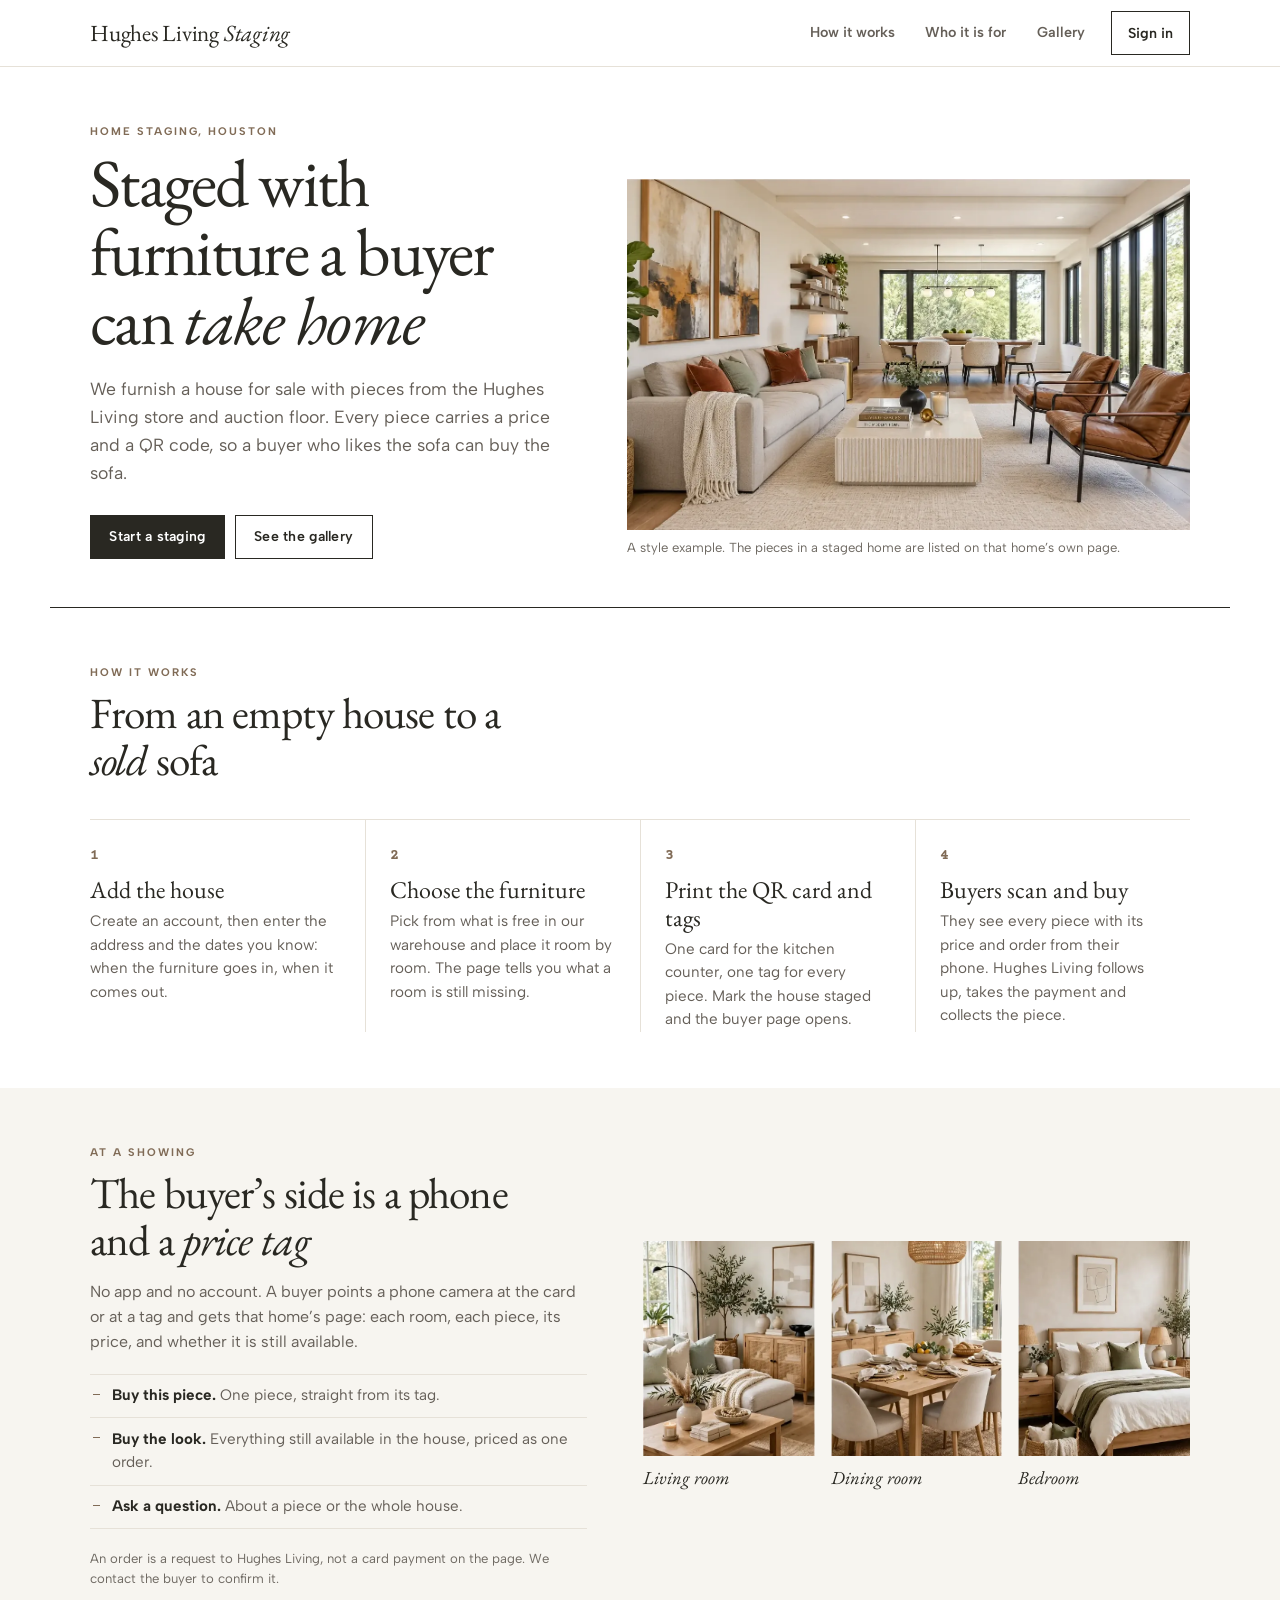
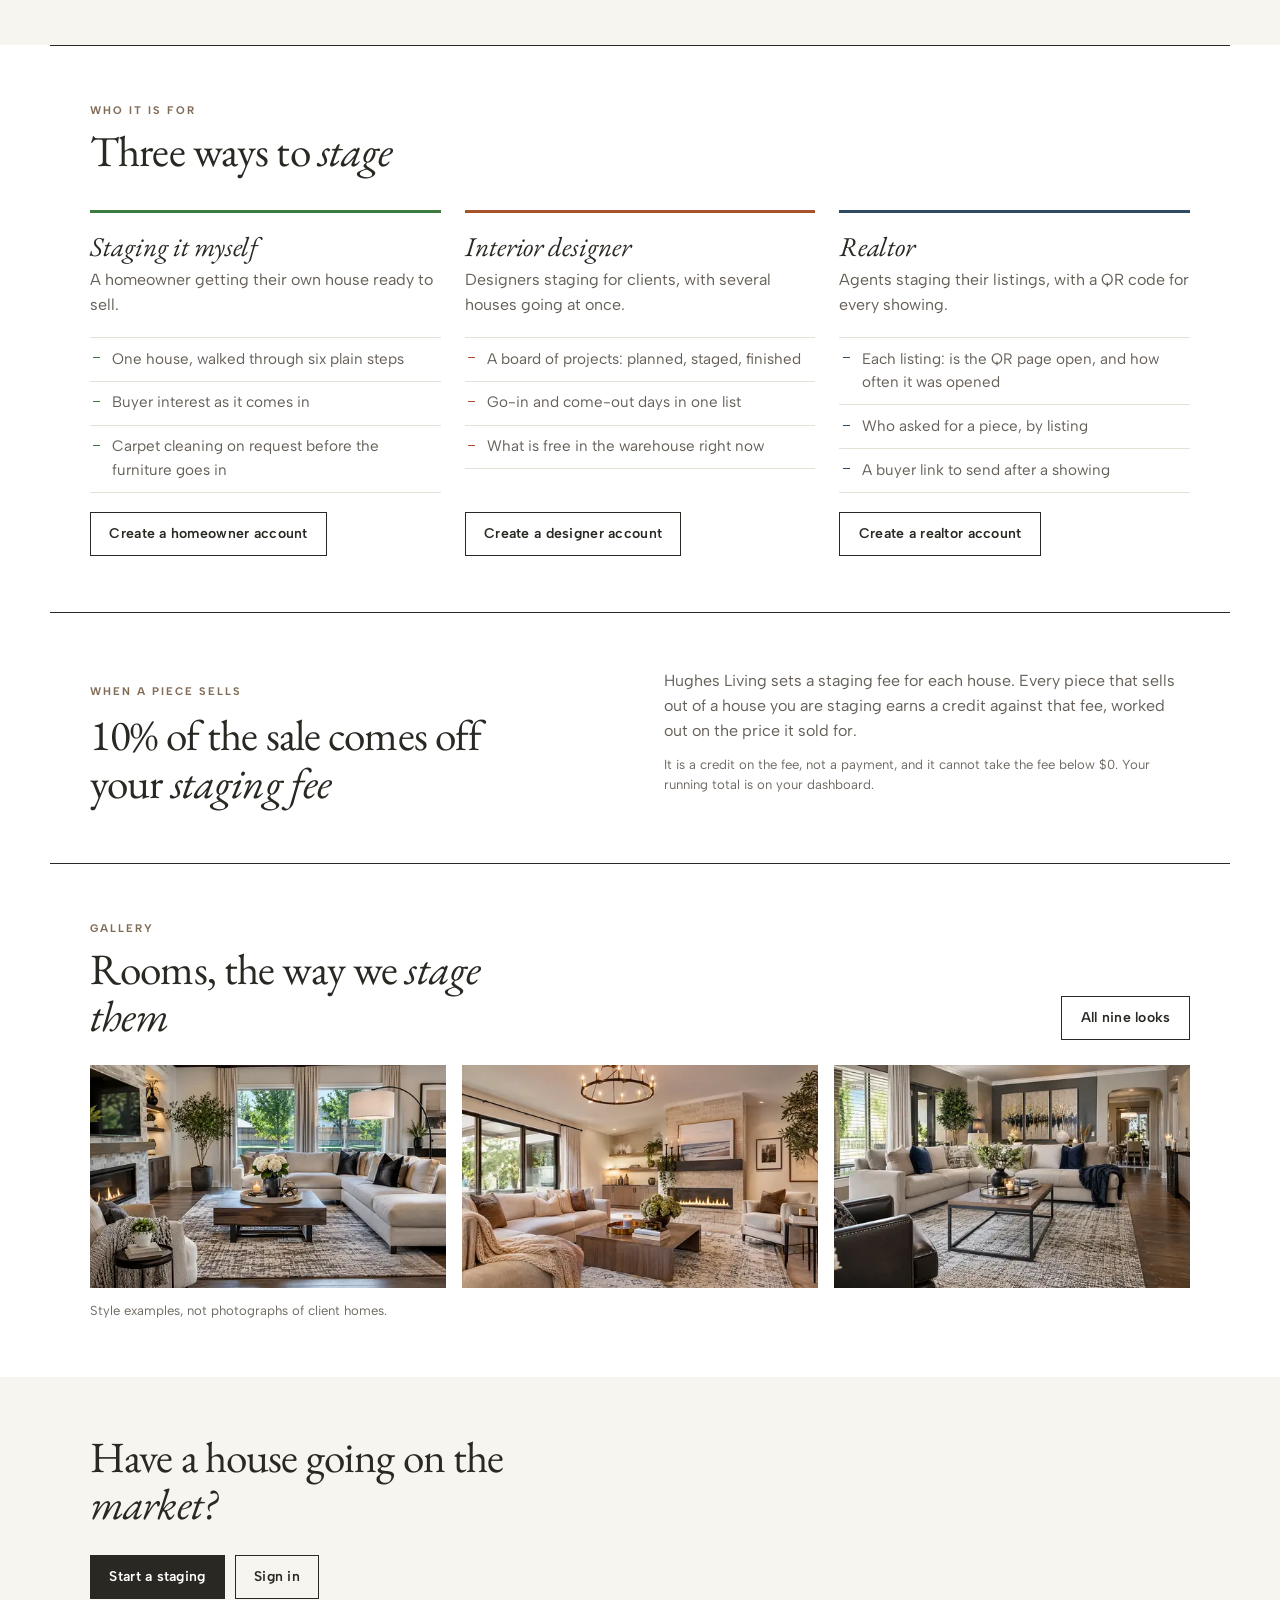
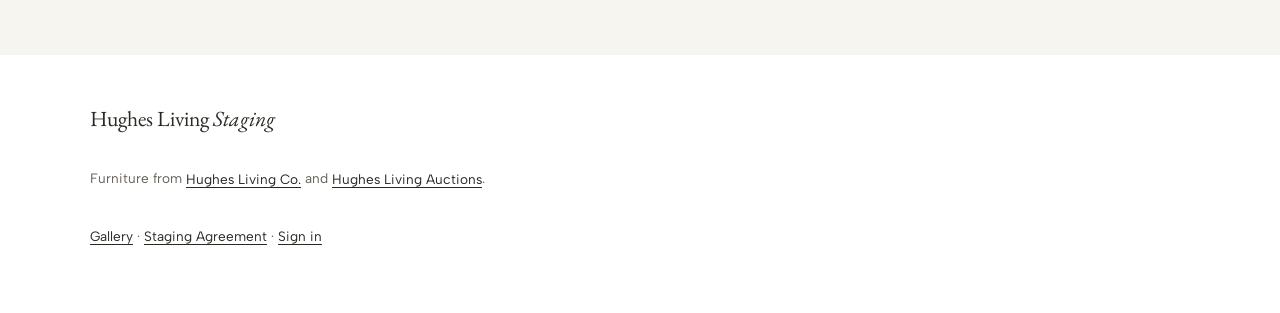
<file: index.html>
<!doctype html>
<html lang="en">
<head>
<meta charset="utf-8">
<meta name="viewport" content="width=device-width, initial-scale=1">
<title>Hughes Living Staging | Home staging with furniture buyers can take home</title>
<meta name="description" content="Hughes Living Staging furnishes a house for sale with pieces from our store and auction floor. Every piece carries a price and a QR code, so a buyer who likes the sofa can buy the sofa. For homeowners, interior designers and realtors in Houston.">
<meta property="og:title" content="Hughes Living Staging">
<meta property="og:description" content="Home staging where every piece is for sale. Buyers scan a QR code in the house and buy what they like.">
<meta property="og:type" content="website">
<meta property="og:image" content="https://jhughes281.github.io/hughes-living-staging/img/looks/look-open-plan.webp">
<link rel="icon" href="brand/favicon.svg" type="image/svg+xml">
<script>
  /* Old links to the app, and emailed sign-in links, used to land here. Anything
     with a # belongs to the app, so pass it straight through. */
  if (location.hash && !/^#(how|who|buyers|credit|looks|top)$/.test(location.hash)) location.replace('app.html' + location.search + location.hash);
</script>
<link rel="preconnect" href="https://fonts.googleapis.com">
<link rel="preconnect" href="https://fonts.gstatic.com" crossorigin>
<link href="https://fonts.googleapis.com/css2?family=Albert+Sans:wght@400;500;600;700&family=Courier+Prime:wght@400;700&family=EB+Garamond:ital,wght@0,400;0,500;1,400&display=swap" rel="stylesheet">
<link rel="stylesheet" href="styles.css?v=18">
</head>
<body class="front" id="top">
<a class="skip" href="#main">Skip to the page</a>

<header class="bar">
  <div class="wrap bar__in">
    <a class="mark" href="#top" aria-label="Hughes Living Staging, top of page">
      <span class="mark__name">Hughes Living <em>Staging</em></span>
    </a>
    <nav class="tabs" aria-label="Pages">
      <a href="#how">How it works</a>
      <a href="#who">Who it is for</a>
      <a href="gallery.html">Gallery</a>
      <a class="tabs__in" href="app.html">Sign in</a>
    </nav>
  </div>
</header>

<main id="main">

  <section class="wrap fhero">
    <div class="fhero__text">
      <p class="eyebrow">Home staging, Houston</p>
      <h1 class="fhero__h">Staged with furniture a buyer can <em>take home</em></h1>
      <p class="fhero__lede">We furnish a house for sale with pieces from the Hughes Living store and auction floor. Every piece carries a price and a QR code, so a buyer who likes the sofa can buy the sofa.</p>
      <div class="fhero__acts">
        <a class="btn" href="app.html">Start a staging</a>
        <a class="btn btn--ghost" href="gallery.html">See the gallery</a>
      </div>
    </div>
    <figure class="fhero__fig">
      <img src="img/looks/look-open-plan.webp" alt="A staged open-plan living and dining room" width="1381" height="777" fetchpriority="high">
      <figcaption>A style example. The pieces in a staged home are listed on that home&rsquo;s own page.</figcaption>
    </figure>
  </section>

  <section class="wrap fsec" id="how">
    <p class="eyebrow">How it works</p>
    <h2 class="fsec__h">From an empty house to a <em>sold</em> sofa</h2>
    <ol class="fsteps">
      <li><span class="fsteps__n" aria-hidden="true">1</span>
        <h3>Add the house</h3>
        <p>Create an account, then enter the address and the dates you know: when the furniture goes in, when it comes out.</p></li>
      <li><span class="fsteps__n" aria-hidden="true">2</span>
        <h3>Choose the furniture</h3>
        <p>Pick from what is free in our warehouse and place it room by room. The page tells you what a room is still missing.</p></li>
      <li><span class="fsteps__n" aria-hidden="true">3</span>
        <h3>Print the QR card and tags</h3>
        <p>One card for the kitchen counter, one tag for every piece. Mark the house staged and the buyer page opens.</p></li>
      <li><span class="fsteps__n" aria-hidden="true">4</span>
        <h3>Buyers scan and buy</h3>
        <p>They see every piece with its price and order from their phone. Hughes Living follows up, takes the payment and collects the piece.</p></li>
    </ol>
  </section>

  <section class="fband" id="buyers">
    <div class="wrap fband__in">
      <div>
        <p class="eyebrow">At a showing</p>
        <h2 class="fsec__h">The buyer&rsquo;s side is a phone and a <em>price tag</em></h2>
        <p>No app and no account. A buyer points a phone camera at the card or at a tag and gets that home&rsquo;s page: each room, each piece, its price, and whether it is still available.</p>
        <ul class="flist">
          <li><strong>Buy this piece.</strong> One piece, straight from its tag.</li>
          <li><strong>Buy the look.</strong> Everything still available in the house, priced as one order.</li>
          <li><strong>Ask a question.</strong> About a piece or the whole house.</li>
        </ul>
        <p class="fine">An order is a request to Hughes Living, not a card payment on the page. We contact the buyer to confirm it.</p>
      </div>
      <div class="rooms3 fband__rooms">
        <figure class="rooms3__f"><img src="img/looks/room-living.webp" alt="A staged living room" loading="lazy" width="640" height="800"><figcaption>Living room</figcaption></figure>
        <figure class="rooms3__f"><img src="img/looks/room-dining.webp" alt="A staged dining room" loading="lazy" width="640" height="800"><figcaption>Dining room</figcaption></figure>
        <figure class="rooms3__f"><img src="img/looks/room-bedroom.webp" alt="A staged bedroom" loading="lazy" width="640" height="800"><figcaption>Bedroom</figcaption></figure>
      </div>
    </div>
  </section>

  <section class="wrap fsec" id="who">
    <p class="eyebrow">Who it is for</p>
    <h2 class="fsec__h">Three ways to <em>stage</em></h2>
    <div class="fwho">
      <article class="fwho__c" data-role="self">
        <h3>Staging it myself</h3>
        <p class="fwho__for">A homeowner getting their own house ready to sell.</p>
        <ul class="flist">
          <li>One house, walked through six plain steps</li>
          <li>Buyer interest as it comes in</li>
          <li>Carpet cleaning on request before the furniture goes in</li>
        </ul>
        <a class="btn btn--ghost" href="app.html?as=self">Create a homeowner account</a>
      </article>
      <article class="fwho__c" data-role="designer">
        <h3>Interior designer</h3>
        <p class="fwho__for">Designers staging for clients, with several houses going at once.</p>
        <ul class="flist">
          <li>A board of projects: planned, staged, finished</li>
          <li>Go-in and come-out days in one list</li>
          <li>What is free in the warehouse right now</li>
        </ul>
        <a class="btn btn--ghost" href="app.html?as=designer">Create a designer account</a>
      </article>
      <article class="fwho__c" data-role="realtor">
        <h3>Realtor</h3>
        <p class="fwho__for">Agents staging their listings, with a QR code for every showing.</p>
        <ul class="flist">
          <li>Each listing: is the QR page open, and how often it was opened</li>
          <li>Who asked for a piece, by listing</li>
          <li>A buyer link to send after a showing</li>
        </ul>
        <a class="btn btn--ghost" href="app.html?as=realtor">Create a realtor account</a>
      </article>
    </div>
  </section>

  <section class="wrap fsec fcredit" id="credit" hidden>
    <div>
      <p class="eyebrow">When a piece sells</p>
      <h2 class="fsec__h"><span id="pct"></span>% of the sale comes off your <em>staging fee</em></h2>
    </div>
    <div>
      <p>Hughes Living sets a staging fee for each house. Every piece that sells out of a house you are staging earns a credit against that fee, worked out on the price it sold for.</p>
      <p class="fine">It is a credit on the fee, not a payment, and it cannot take the fee below $0. Your running total is on your dashboard.</p>
    </div>
  </section>

  <section class="wrap fsec" id="looks">
    <div class="head">
      <div>
        <p class="eyebrow">Gallery</p>
        <h2 class="fsec__h">Rooms, the way we <em>stage them</em></h2>
      </div>
      <a class="btn btn--ghost" href="gallery.html">All nine looks</a>
    </div>
    <div class="flooks">
      <a href="gallery.html"><img src="img/looks/look-stone-hearth-sm.webp" alt="A living room staged around a stone hearth" loading="lazy" width="800" height="450"></a>
      <a href="gallery.html"><img src="img/looks/look-fireside-sm.webp" alt="A fireside sitting room" loading="lazy" width="800" height="450"></a>
      <a href="gallery.html"><img src="img/looks/look-navy-accent-sm.webp" alt="A living room with a navy accent wall" loading="lazy" width="800" height="450"></a>
    </div>
    <p class="fine">Style examples, not photographs of client homes.</p>
  </section>

  <section class="fband fband--end">
    <div class="wrap fend">
      <h2 class="fsec__h">Have a house going on the <em>market?</em></h2>
      <div class="fhero__acts">
        <a class="btn" href="app.html">Start a staging</a>
        <a class="btn btn--ghost" href="app.html">Sign in</a>
      </div>
      <p class="fend__contact" id="contact" hidden></p>
    </div>
  </section>
</main>

<footer class="wrap foot">
  <p class="foot__mark">Hughes Living <em>Staging</em></p>
  <p>Furniture from <a href="https://hugheslivingco.com/">Hughes Living Co.</a> and <a href="https://hugheslivingauctions.com/">Hughes Living Auctions</a>.</p>
  <p><a href="gallery.html">Gallery</a> · <a href="terms.html">Staging Agreement</a> · <a href="app.html">Sign in</a></p>
</footer>

<script src="config.js?v=9"></script>
<script>
  (function () {
    var C = window.HLS_CONFIG || {};
    var pct = Number(C.saleCreditPct) || 0;
    if (pct) { document.getElementById('pct').textContent = pct; document.getElementById('credit').hidden = false; }
    // contact details show only once they are filled in (config.js)
    var bits = [];
    if (C.contactPhone) bits.push('<a href="tel:' + String(C.contactPhone).replace(/[^\d+]/g, '') + '">' + String(C.contactPhone).replace(/[<>&]/g, '') + '</a>');
    if (C.contactEmail && /^[^\s<>"']+@[^\s<>"']+$/.test(C.contactEmail)) bits.push('<a href="mailto:' + C.contactEmail + '">' + C.contactEmail + '</a>');
    if (bits.length) { var el = document.getElementById('contact'); el.innerHTML = 'Or reach us: ' + bits.join(' · '); el.hidden = false; }
  })();
</script>
</body>
</html>
</file>
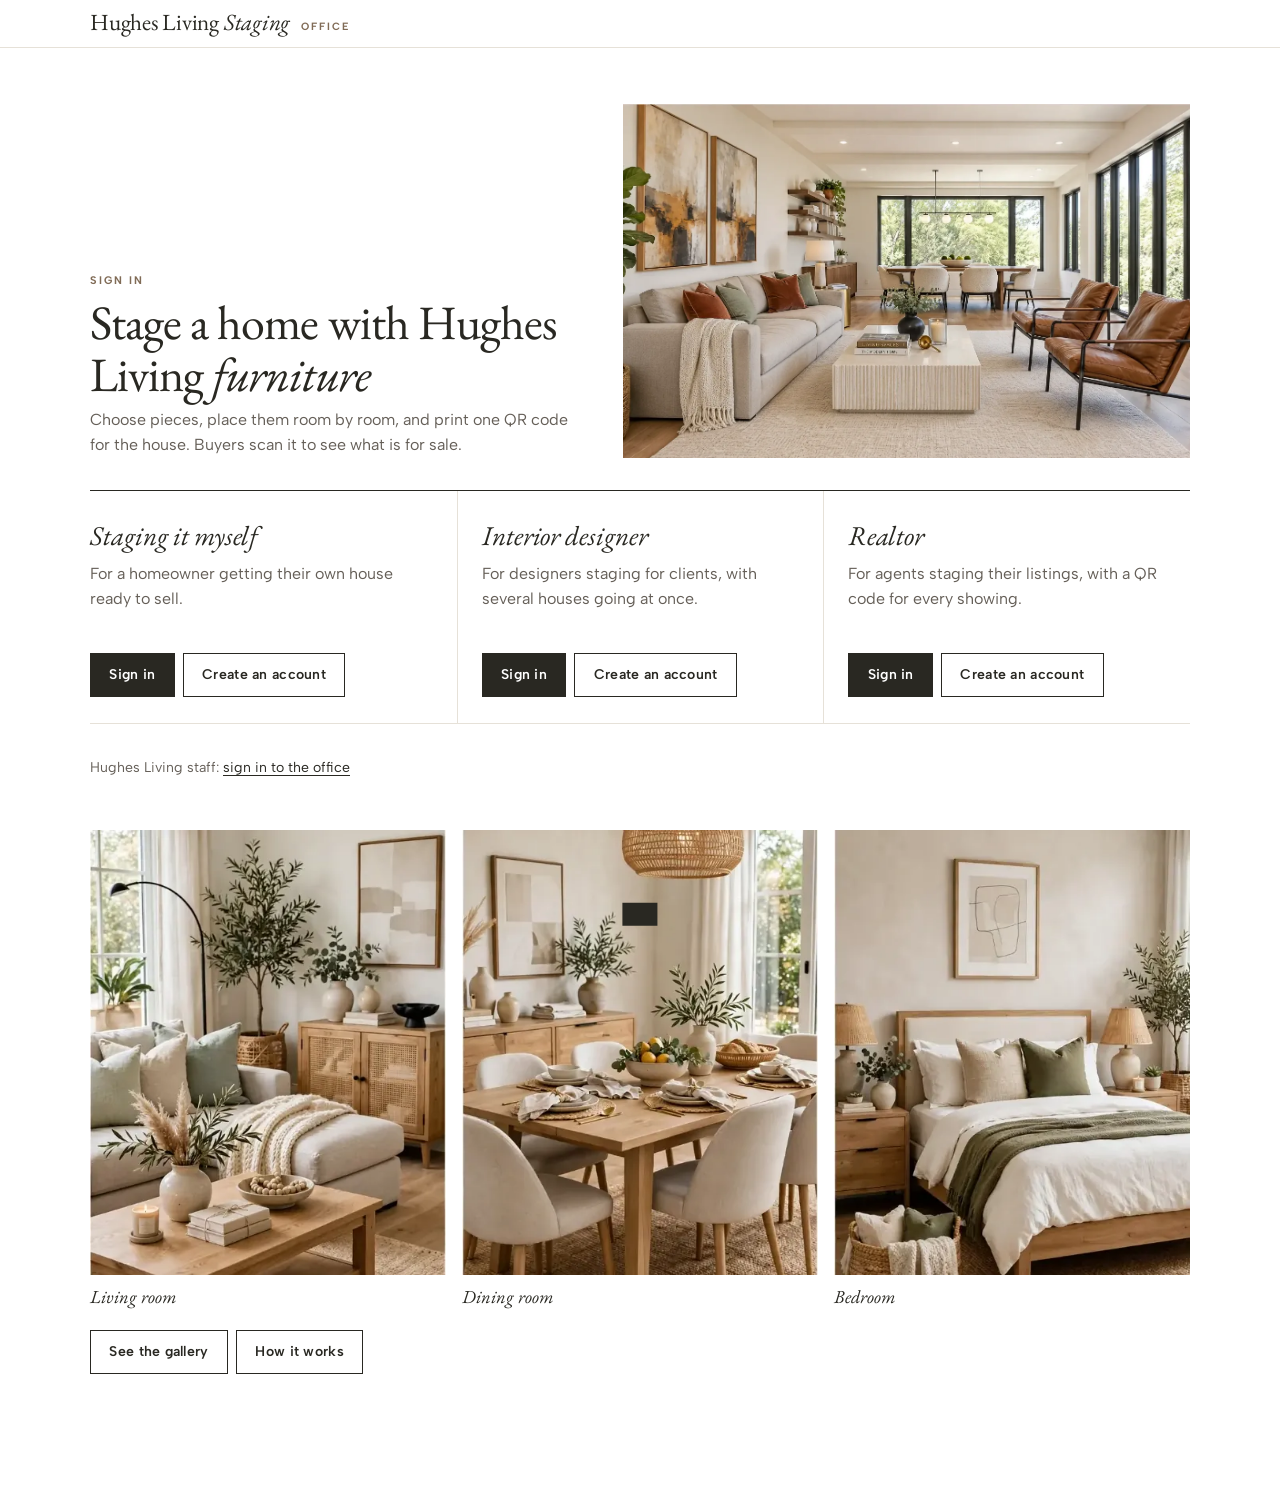
<file: app.html>
<!doctype html>
<html lang="en">
<head>
<meta charset="utf-8">
<meta name="viewport" content="width=device-width, initial-scale=1">
<meta name="robots" content="noindex">
<title>Hughes Living Staging</title>
<link rel="icon" href="brand/favicon.svg" type="image/svg+xml">
<link rel="preconnect" href="https://fonts.googleapis.com">
<link rel="preconnect" href="https://fonts.gstatic.com" crossorigin>
<link href="https://fonts.googleapis.com/css2?family=Albert+Sans:wght@400;500;600;700&family=Courier+Prime:wght@400;700&family=EB+Garamond:ital,wght@0,400;0,500;1,400&display=swap" rel="stylesheet">
<link rel="stylesheet" href="styles.css?v=18">
</head>
<body class="office">
<a class="skip" href="#view">Skip to the page</a>

<header class="bar">
  <div class="wrap bar__in">
    <a class="mark" href="#houses" aria-label="Hughes Living Staging, houses">
      <span class="mark__name">Hughes Living <em>Staging</em></span>
      <span class="mark__role">Office</span>
    </a>
    <nav class="tabs" id="tabs" aria-label="Sections" hidden>
      <a href="#home" data-tab="home" data-cust>Home</a>
      <a href="#houses" data-tab="houses" id="tabHouses">Houses</a>
      <a href="#furniture" data-tab="furniture">Furniture</a>
      <a href="#requests" data-tab="requests">Requests <span class="tabs__n" id="reqCount" hidden></span></a>
      <a href="#services" data-tab="services">Services <span class="tabs__n" id="svcCount" hidden></span></a>
      <a href="#guide" data-tab="guide">Guide</a>
      <a href="#money" data-tab="money" data-staff>Money</a>
      <a href="#accounts" data-tab="accounts" data-staff>Accounts</a>
    </nav>
    <span class="bar__who" id="who" hidden></span>
    <button class="linkbtn bar__out" id="signOut" type="button" hidden>Sign out</button>
  </div>
</header>

<div class="role" id="roleBand" hidden></div>

<p class="notice" id="demoNote" hidden>
  Sample mode: accounts and data are saved in this browser only. Buyers' phones cannot see it.
  <a href="?backend=supabase">Switch to the live database</a>
</p>

<main class="wrap view" id="view" tabindex="-1">
  <p class="loading">Opening the office&hellip;</p>
</main>

<dialog class="sheet" id="sheet" aria-labelledby="sheetTitle"></dialog>
<div class="toast" id="toast" role="status" aria-live="polite"></div>

<script src="config.js?v=9"></script>
<script src="api.js?v=11"></script>
<script src="guide.js?v=3"></script>
<script src="app.js?v=16"></script>
</body>
</html>
</file>
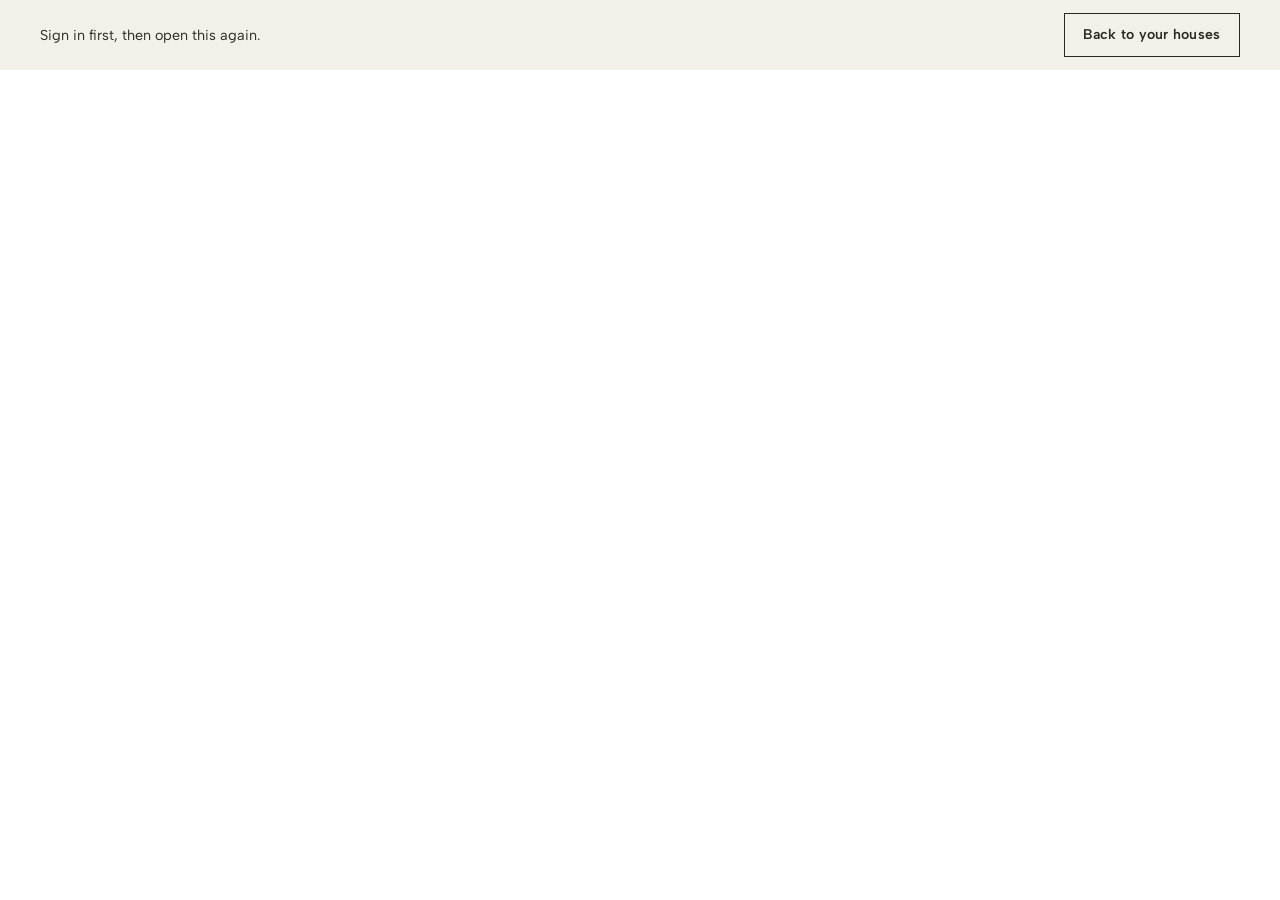
<file: card.html>
<!doctype html>
<html lang="en">
<head>
<meta charset="utf-8">
<meta name="viewport" content="width=device-width, initial-scale=1">
<meta name="robots" content="noindex">
<title>QR card and tags · Hughes Living Staging</title>
<link rel="icon" href="brand/favicon.svg" type="image/svg+xml">
<link rel="preconnect" href="https://fonts.googleapis.com">
<link rel="preconnect" href="https://fonts.gstatic.com" crossorigin>
<link href="https://fonts.googleapis.com/css2?family=Albert+Sans:wght@400;500;600;700&family=Courier+Prime:wght@400;700&family=EB+Garamond:ital,wght@0,400;0,500;1,400&display=swap" rel="stylesheet">
<link rel="stylesheet" href="styles.css?v=18">
</head>
<body class="printpage">
<div class="printbar">
  <p id="barMsg">Preparing the card&hellip;</p>
  <button class="btn" type="button" id="printBtn" hidden>Print</button>
  <a class="btn btn--ghost" href="app.html">Back to your houses</a>
</div>
<main id="out"></main>

<script src="config.js?v=9"></script>
<script src="api.js?v=11"></script>
<script src="vendor/qrcode-generator-1.4.4.js"></script>
<script src="card.js?v=2"></script>
</body>
</html>
</file>
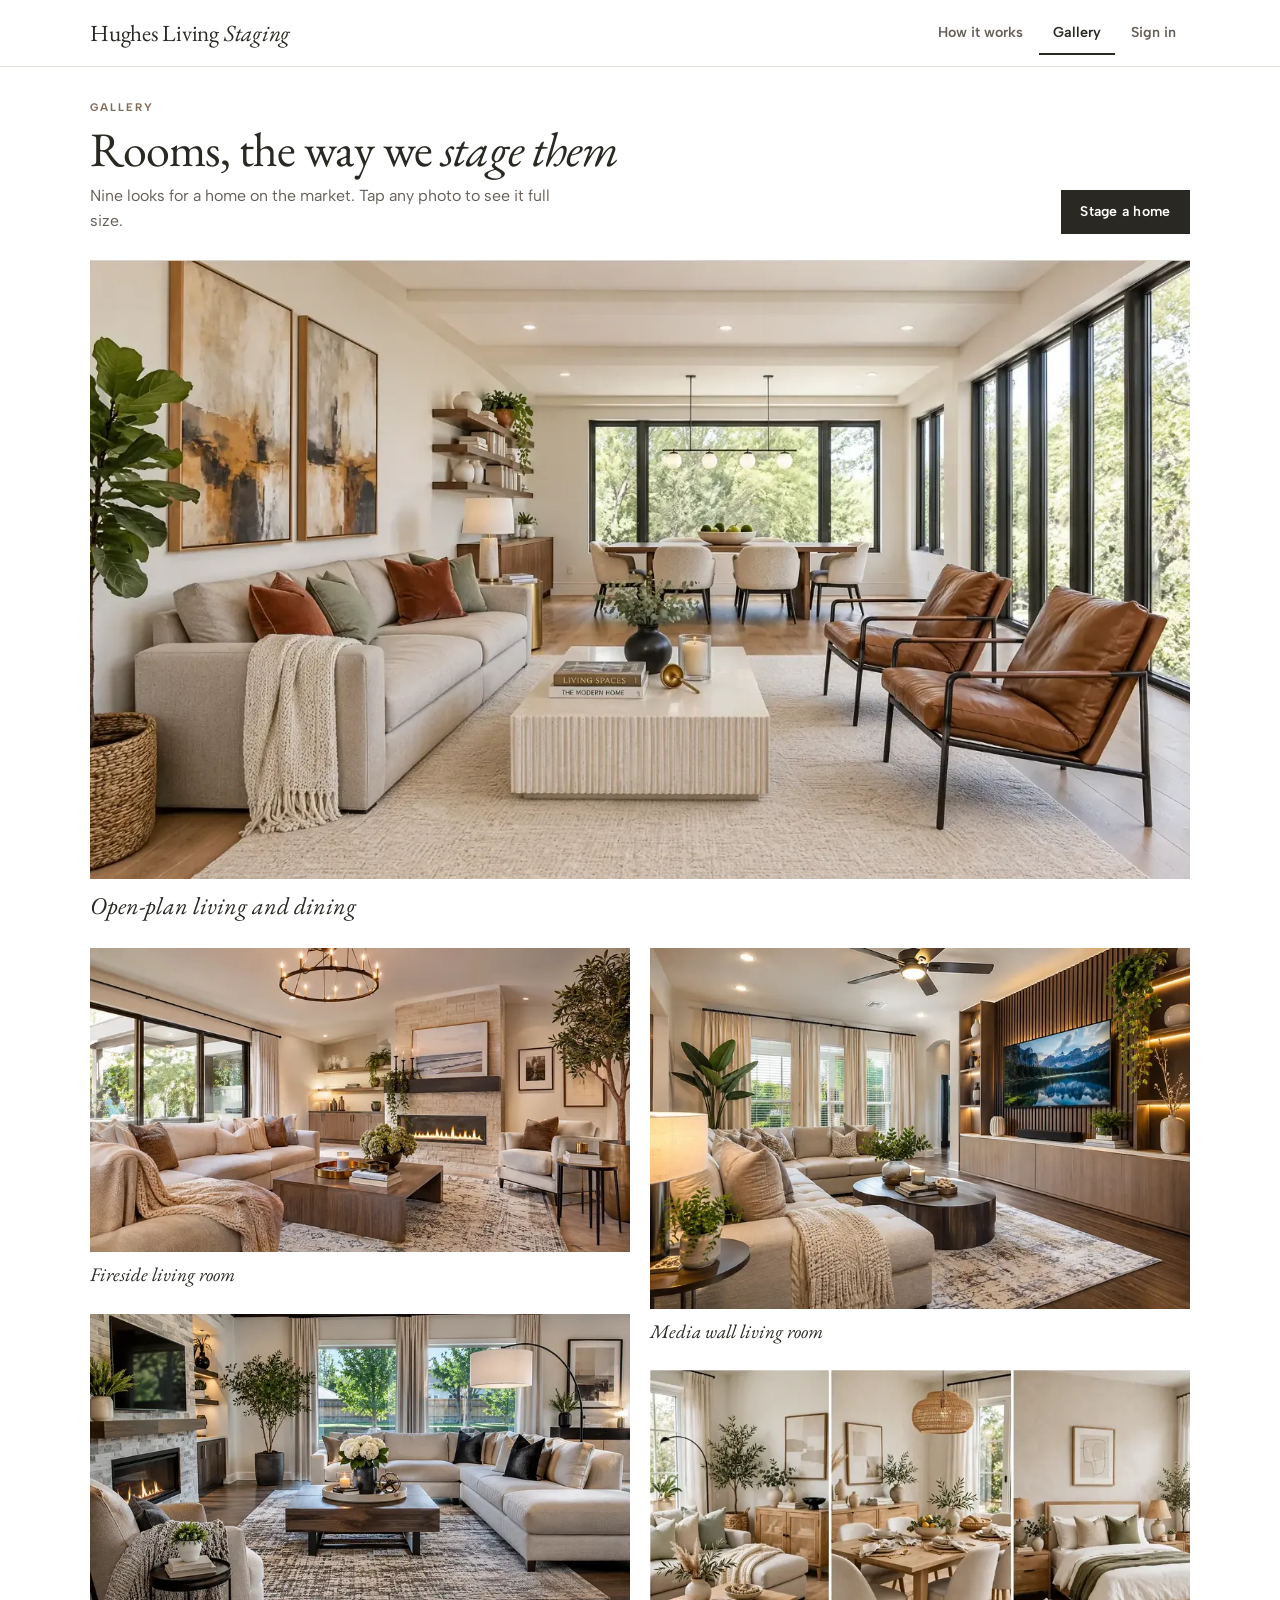
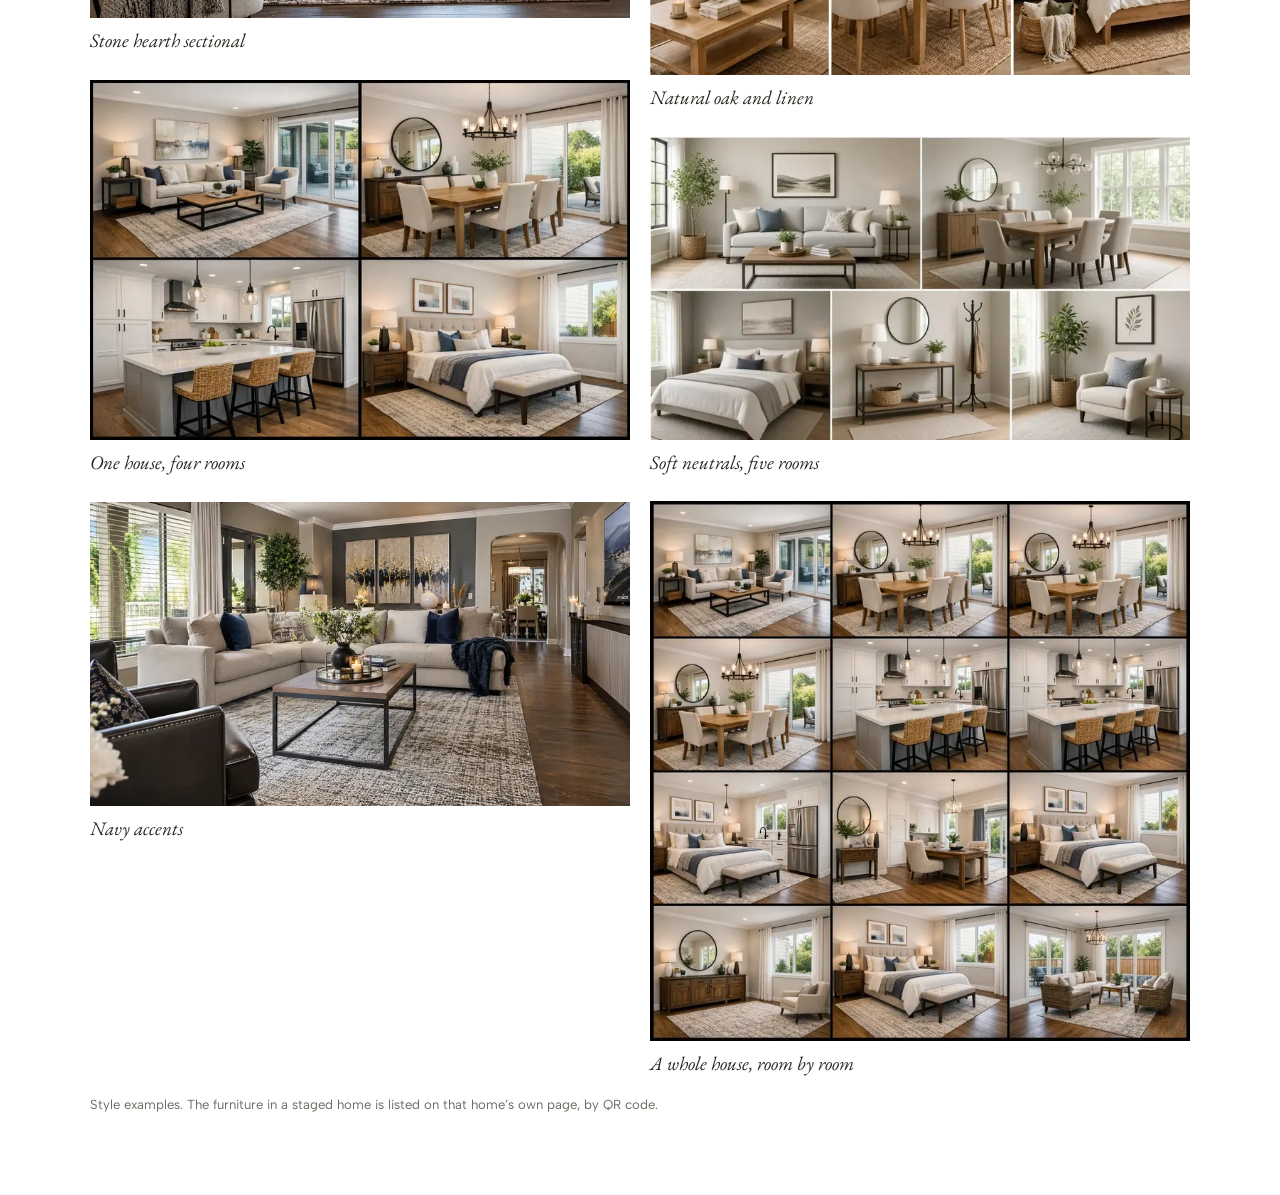
<file: gallery.html>
<!doctype html>
<html lang="en">
<head>
<meta charset="utf-8">
<meta name="viewport" content="width=device-width, initial-scale=1">
<title>Gallery · Hughes Living Staging</title>
<meta name="description" content="Rooms staged the Hughes Living way: living rooms, dining rooms, kitchens and bedrooms, in the looks we set up for homes on the market.">
<link rel="icon" href="brand/favicon.svg" type="image/svg+xml">
<link rel="preconnect" href="https://fonts.googleapis.com">
<link rel="preconnect" href="https://fonts.gstatic.com" crossorigin>
<link href="https://fonts.googleapis.com/css2?family=Albert+Sans:wght@400;500;600;700&family=Courier+Prime:wght@400;700&family=EB+Garamond:ital,wght@0,400;0,500;1,400&display=swap" rel="stylesheet">
<link rel="stylesheet" href="styles.css?v=18">
</head>
<body class="gallery">
<a class="skip" href="#shots">Skip to the photos</a>

<header class="bar">
  <div class="wrap bar__in">
    <a class="mark" href="index.html" aria-label="Hughes Living Staging, home">
      <span class="mark__name">Hughes Living <em>Staging</em></span>
    </a>
    <nav class="tabs" aria-label="Pages">
      <a href="index.html#how">How it works</a>
      <a href="gallery.html" aria-current="page">Gallery</a>
      <a href="app.html">Sign in</a>
    </nav>
  </div>
</header>

<main class="wrap view">
  <div class="head">
    <div>
      <p class="eyebrow">Gallery</p>
      <h1 class="title">Rooms, the way we <em>stage them</em></h1>
      <p class="sub gallery__sub">Nine looks for a home on the market. Tap any photo to see it full size.</p>
    </div>
    <a class="btn" href="app.html">Stage a home</a>
  </div>

  <div class="shots" id="shots"></div>
  <p class="fine gallery__fine">Style examples. The furniture in a staged home is listed on that home&rsquo;s own page, by QR code.</p>
</main>

<dialog class="viewer" id="viewer" aria-label="Photo viewer">
  <figure class="viewer__fig">
    <img id="viewerImg" alt="">
    <figcaption><span id="viewerCap"></span><span class="viewer__n" id="viewerN"></span></figcaption>
  </figure>
  <button class="viewer__btn viewer__prev" type="button" id="viewerPrev" aria-label="Previous photo">&larr;</button>
  <button class="viewer__btn viewer__next" type="button" id="viewerNext" aria-label="Next photo">&rarr;</button>
  <button class="viewer__btn viewer__x" type="button" id="viewerClose" aria-label="Close">&times;</button>
</dialog>

<script src="gallery.js?v=1"></script>
</body>
</html>
</file>
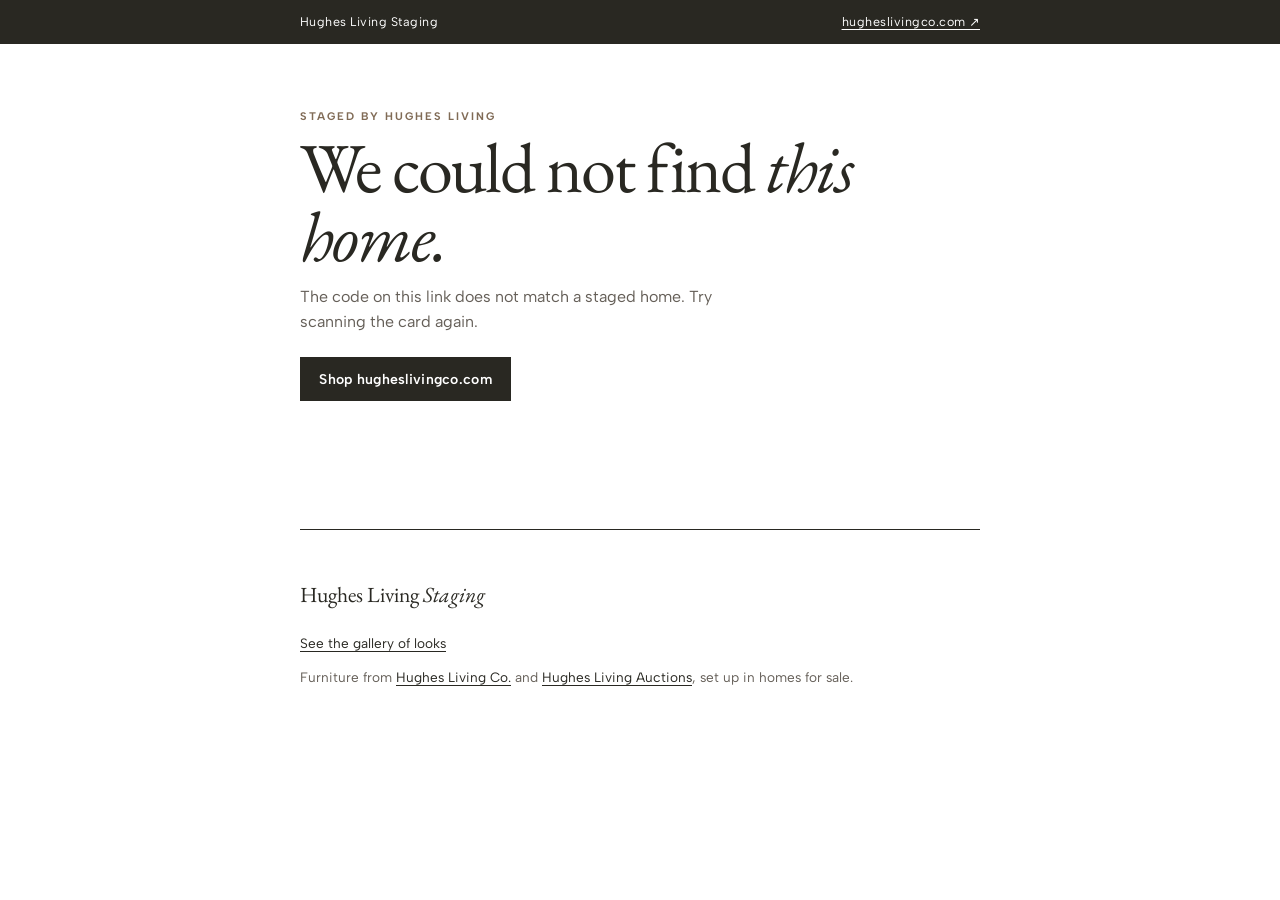
<file: house.html>
<!doctype html>
<html lang="en">
<head>
<meta charset="utf-8">
<meta name="viewport" content="width=device-width, initial-scale=1">
<meta name="robots" content="noindex">
<title>Everything in this home is for sale · Hughes Living Staging</title>
<meta name="description" content="The furniture in this home is staged by Hughes Living and every piece is for sale.">
<link rel="icon" href="brand/favicon.svg" type="image/svg+xml">
<link rel="preconnect" href="https://fonts.googleapis.com">
<link rel="preconnect" href="https://fonts.gstatic.com" crossorigin>
<link href="https://fonts.googleapis.com/css2?family=Albert+Sans:wght@400;500;600;700&family=Courier+Prime:wght@400;700&family=EB+Garamond:ital,wght@0,400;0,500;1,400&display=swap" rel="stylesheet">
<link rel="stylesheet" href="styles.css?v=18">
</head>
<body class="buyer">
<a class="skip" href="#main">Skip to the furniture</a>

<div class="strip">
  <div class="wrap strip__in">
    <span>Hughes Living Staging</span>
    <a id="storeLink" href="https://hugheslivingco.com/">hugheslivingco.com&nbsp;&#8599;</a>
  </div>
</div>

<main class="wrap" id="main">
  <p class="loading">Finding this home&hellip;</p>
</main>

<dialog class="sheet" id="sheet" aria-labelledby="sheetTitle"></dialog>

<script src="config.js?v=9"></script>
<script src="api.js?v=11"></script>
<script src="house.js?v=7"></script>
</body>
</html>
</file>
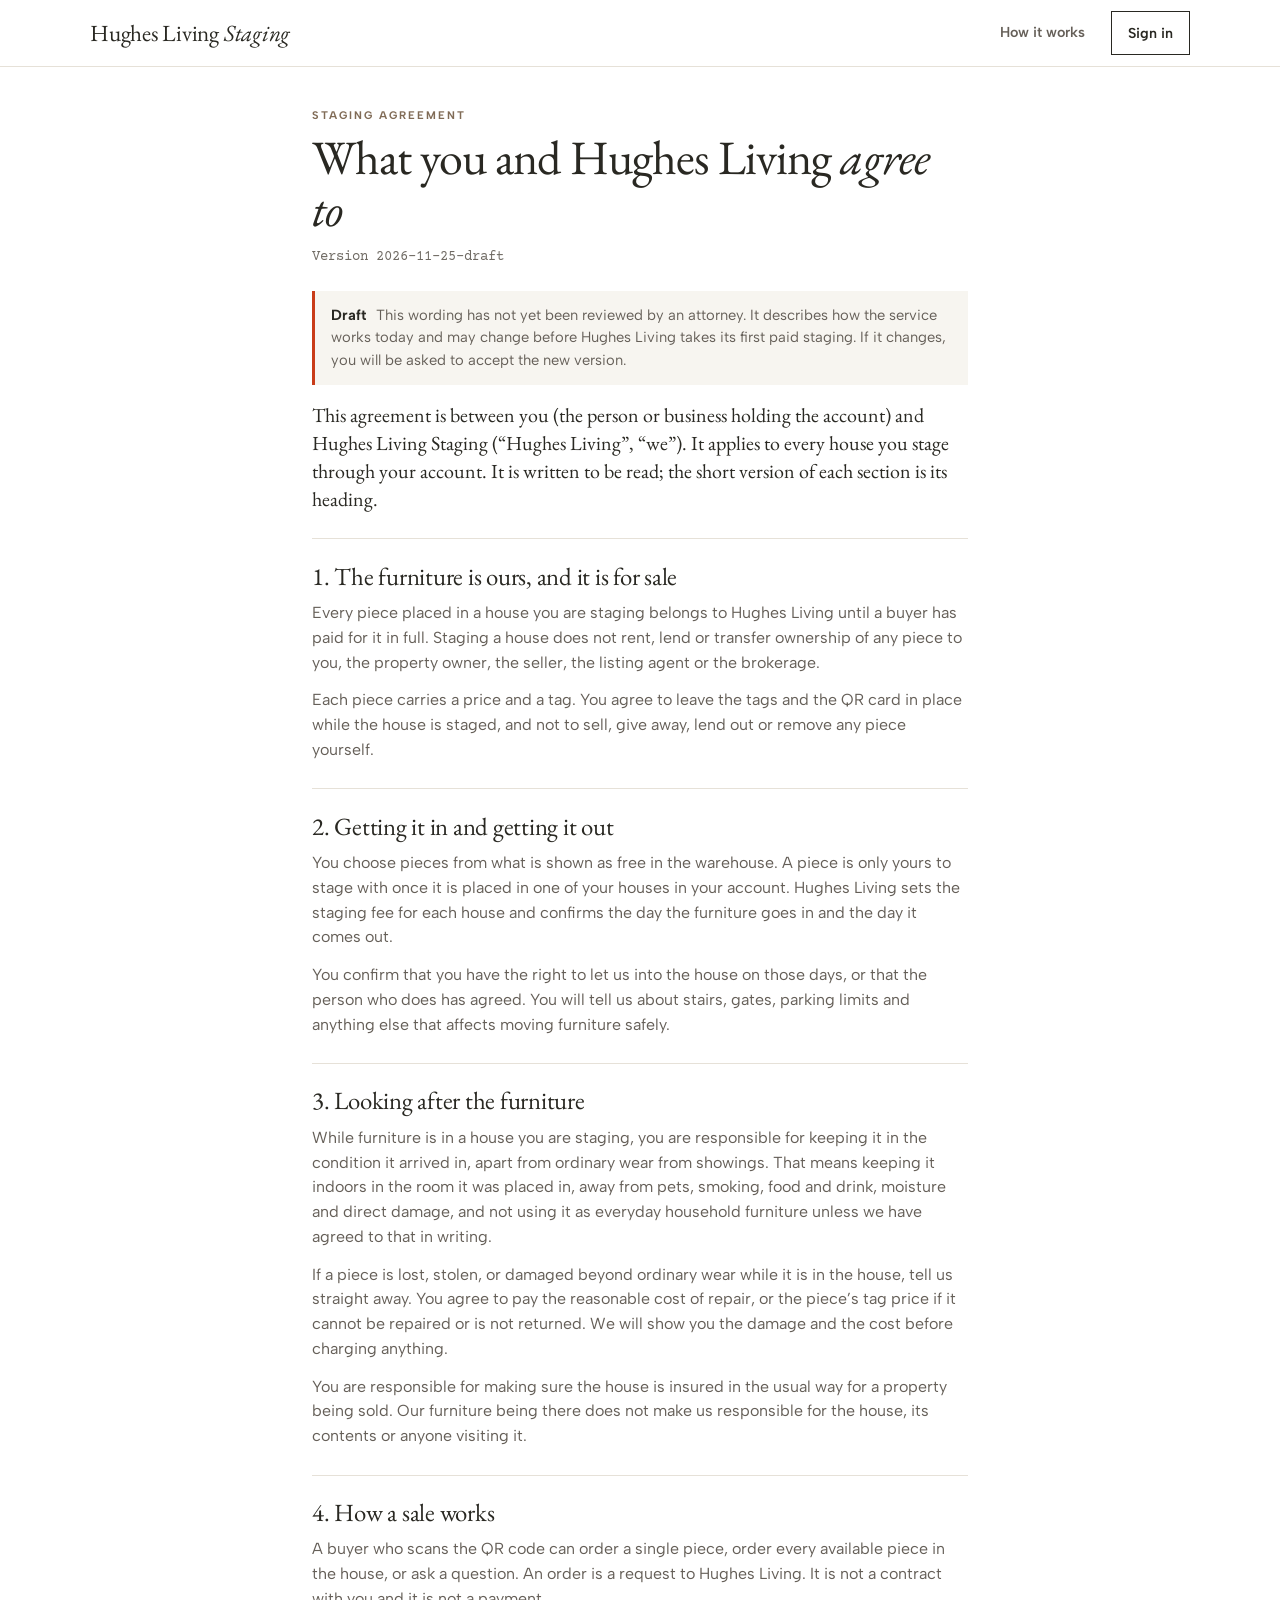
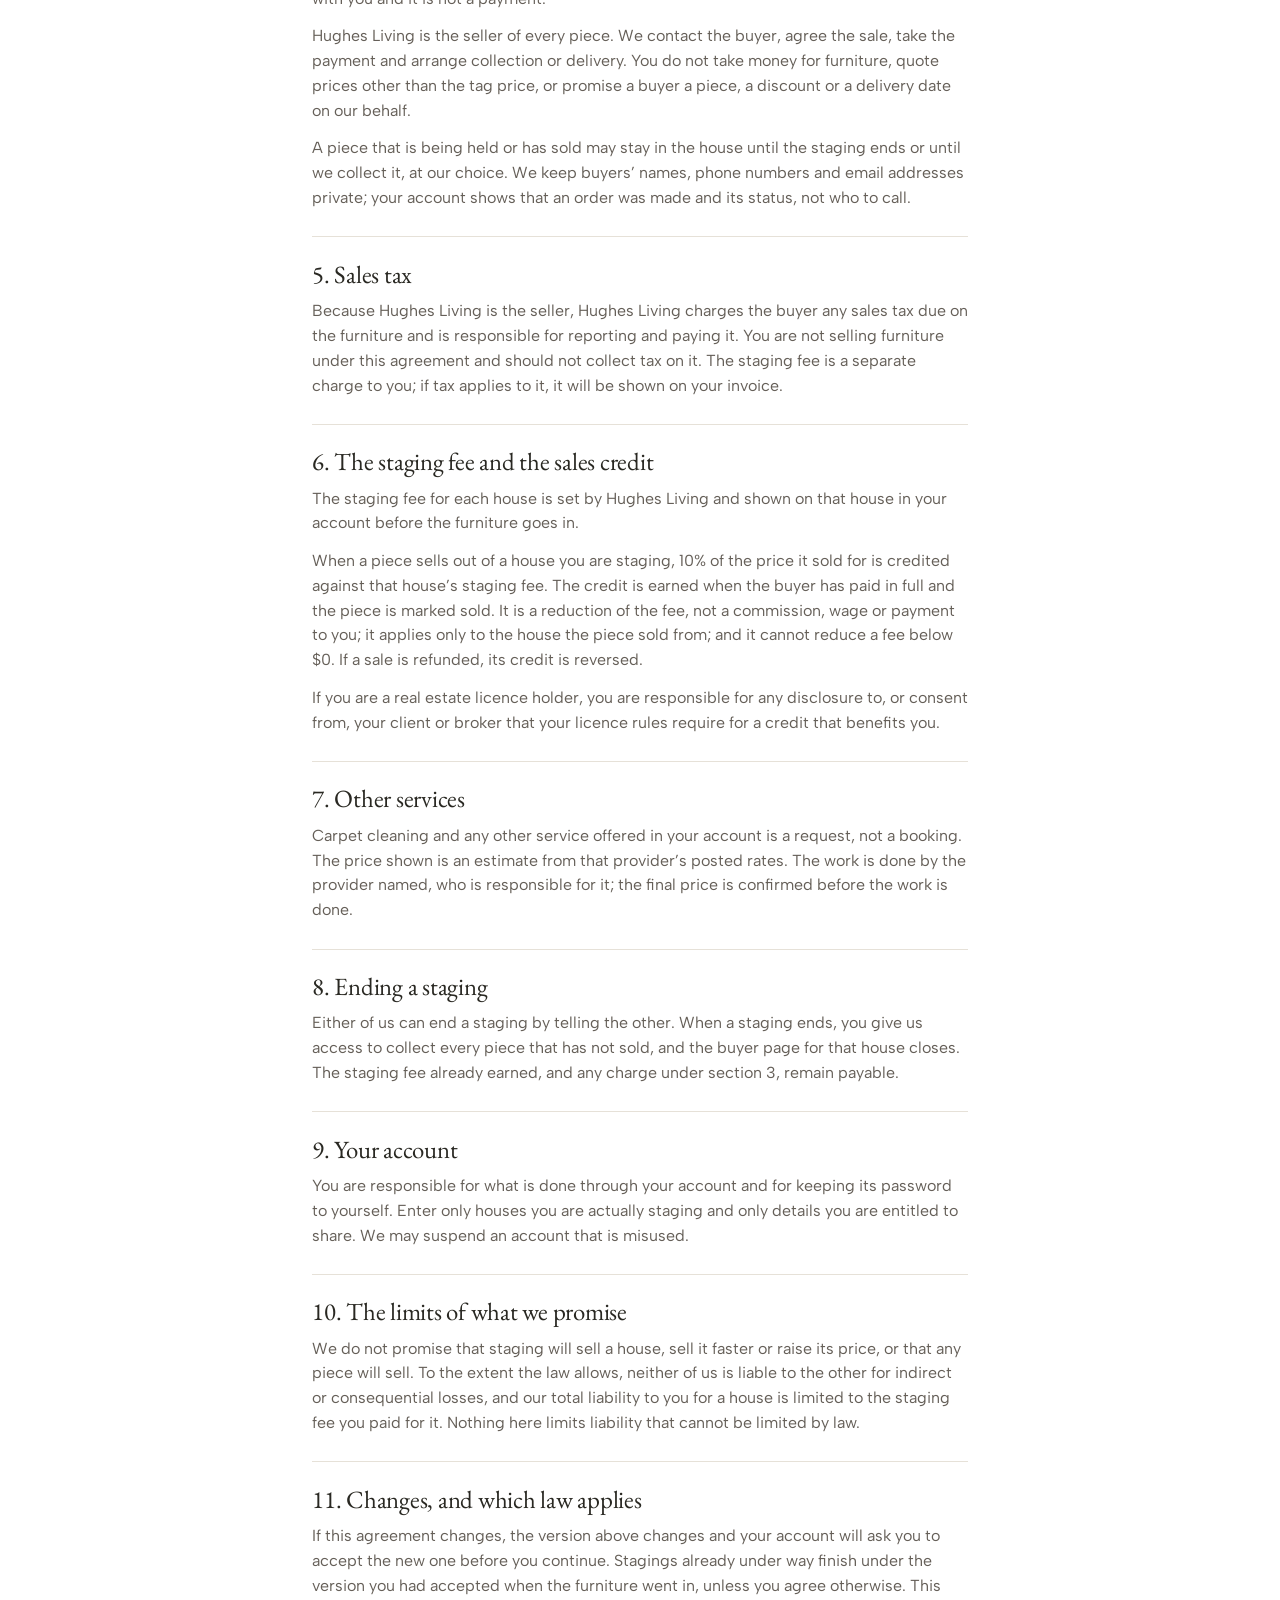
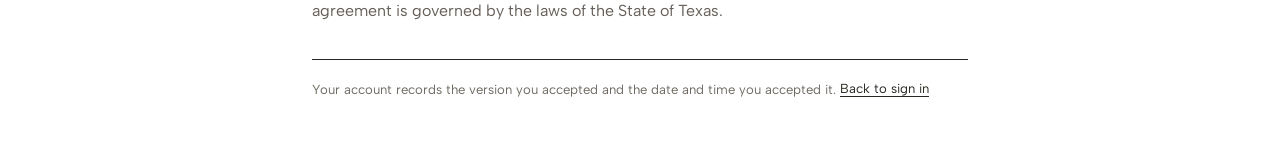
<file: terms.html>
<!doctype html>
<html lang="en">
<head>
<meta charset="utf-8">
<meta name="viewport" content="width=device-width, initial-scale=1">
<meta name="robots" content="noindex">
<title>Staging Agreement · Hughes Living Staging</title>
<link rel="icon" href="brand/favicon.svg" type="image/svg+xml">
<link rel="preconnect" href="https://fonts.googleapis.com">
<link rel="preconnect" href="https://fonts.gstatic.com" crossorigin>
<link href="https://fonts.googleapis.com/css2?family=Albert+Sans:wght@400;500;600;700&family=Courier+Prime:wght@400;700&family=EB+Garamond:ital,wght@0,400;0,500;1,400&display=swap" rel="stylesheet">
<link rel="stylesheet" href="styles.css?v=18">
</head>
<body class="front terms">
<a class="skip" href="#main">Skip to the agreement</a>

<header class="bar">
  <div class="wrap bar__in">
    <a class="mark" href="index.html" aria-label="Hughes Living Staging, home">
      <span class="mark__name">Hughes Living <em>Staging</em></span>
    </a>
    <nav class="tabs" aria-label="Pages">
      <a href="index.html#how">How it works</a>
      <a class="tabs__in" href="app.html">Sign in</a>
    </nav>
  </div>
</header>

<main class="wrap terms__main" id="main">
  <p class="eyebrow">Staging Agreement</p>
  <h1 class="title">What you and Hughes Living <em>agree to</em></h1>
  <p class="terms__ver">Version <span id="ver"></span></p>

  <!-- Shown while config.js says terms.draft is true. Remove by setting it to false
       once an attorney has reviewed and approved the wording below. -->
  <p class="note note--sample" id="draft" hidden><strong>Draft</strong> This wording has not yet been reviewed by an attorney. It describes how the service works today and may change before Hughes Living takes its first paid staging. If it changes, you will be asked to accept the new version.</p>

  <p class="terms__lede">This agreement is between you (the person or business holding the account) and Hughes Living Staging (&ldquo;Hughes Living&rdquo;, &ldquo;we&rdquo;). It applies to every house you stage through your account. It is written to be read; the short version of each section is its heading.</p>

  <section>
    <h2>1. The furniture is ours, and it is for sale</h2>
    <p>Every piece placed in a house you are staging belongs to Hughes Living until a buyer has paid for it in full. Staging a house does not rent, lend or transfer ownership of any piece to you, the property owner, the seller, the listing agent or the brokerage.</p>
    <p>Each piece carries a price and a tag. You agree to leave the tags and the QR card in place while the house is staged, and not to sell, give away, lend out or remove any piece yourself.</p>
  </section>

  <section>
    <h2>2. Getting it in and getting it out</h2>
    <p>You choose pieces from what is shown as free in the warehouse. A piece is only yours to stage with once it is placed in one of your houses in your account. Hughes Living sets the staging fee for each house and confirms the day the furniture goes in and the day it comes out.</p>
    <p>You confirm that you have the right to let us into the house on those days, or that the person who does has agreed. You will tell us about stairs, gates, parking limits and anything else that affects moving furniture safely.</p>
  </section>

  <section>
    <h2>3. Looking after the furniture</h2>
    <p>While furniture is in a house you are staging, you are responsible for keeping it in the condition it arrived in, apart from ordinary wear from showings. That means keeping it indoors in the room it was placed in, away from pets, smoking, food and drink, moisture and direct damage, and not using it as everyday household furniture unless we have agreed to that in writing.</p>
    <p>If a piece is lost, stolen, or damaged beyond ordinary wear while it is in the house, tell us straight away. You agree to pay the reasonable cost of repair, or the piece&rsquo;s tag price if it cannot be repaired or is not returned. We will show you the damage and the cost before charging anything.</p>
    <p>You are responsible for making sure the house is insured in the usual way for a property being sold. Our furniture being there does not make us responsible for the house, its contents or anyone visiting it.</p>
  </section>

  <section>
    <h2>4. How a sale works</h2>
    <p>A buyer who scans the QR code can order a single piece, order every available piece in the house, or ask a question. An order is a request to Hughes Living. It is not a contract with you and it is not a payment.</p>
    <p>Hughes Living is the seller of every piece. We contact the buyer, agree the sale, take the payment and arrange collection or delivery. You do not take money for furniture, quote prices other than the tag price, or promise a buyer a piece, a discount or a delivery date on our behalf.</p>
    <p>A piece that is being held or has sold may stay in the house until the staging ends or until we collect it, at our choice. We keep buyers&rsquo; names, phone numbers and email addresses private; your account shows that an order was made and its status, not who to call.</p>
  </section>

  <section>
    <h2>5. Sales tax</h2>
    <p>Because Hughes Living is the seller, Hughes Living charges the buyer any sales tax due on the furniture and is responsible for reporting and paying it. You are not selling furniture under this agreement and should not collect tax on it. The staging fee is a separate charge to you; if tax applies to it, it will be shown on your invoice.</p>
  </section>

  <section>
    <h2>6. The staging fee and the sales credit</h2>
    <p>The staging fee for each house is set by Hughes Living and shown on that house in your account before the furniture goes in.</p>
    <p id="creditP">When a piece sells out of a house you are staging, <span id="pct"></span>% of the price it sold for is credited against that house&rsquo;s staging fee. The credit is earned when the buyer has paid in full and the piece is marked sold. It is a reduction of the fee, not a commission, wage or payment to you; it applies only to the house the piece sold from; and it cannot reduce a fee below $0. If a sale is refunded, its credit is reversed.</p>
    <p>If you are a real estate licence holder, you are responsible for any disclosure to, or consent from, your client or broker that your licence rules require for a credit that benefits you.</p>
  </section>

  <section>
    <h2>7. Other services</h2>
    <p>Carpet cleaning and any other service offered in your account is a request, not a booking. The price shown is an estimate from that provider&rsquo;s posted rates. The work is done by the provider named, who is responsible for it; the final price is confirmed before the work is done.</p>
  </section>

  <section>
    <h2>8. Ending a staging</h2>
    <p>Either of us can end a staging by telling the other. When a staging ends, you give us access to collect every piece that has not sold, and the buyer page for that house closes. The staging fee already earned, and any charge under section 3, remain payable.</p>
  </section>

  <section>
    <h2>9. Your account</h2>
    <p>You are responsible for what is done through your account and for keeping its password to yourself. Enter only houses you are actually staging and only details you are entitled to share. We may suspend an account that is misused.</p>
  </section>

  <section>
    <h2>10. The limits of what we promise</h2>
    <p>We do not promise that staging will sell a house, sell it faster or raise its price, or that any piece will sell. To the extent the law allows, neither of us is liable to the other for indirect or consequential losses, and our total liability to you for a house is limited to the staging fee you paid for it. Nothing here limits liability that cannot be limited by law.</p>
  </section>

  <section>
    <h2>11. Changes, and which law applies</h2>
    <p>If this agreement changes, the version above changes and your account will ask you to accept the new one before you continue. Stagings already under way finish under the version you had accepted when the furniture went in, unless you agree otherwise. This agreement is governed by the laws of the State of Texas.</p>
  </section>

  <p class="fine terms__foot">Your account records the version you accepted and the date and time you accepted it. <a href="app.html">Back to sign in</a></p>
</main>

<script src="config.js?v=9"></script>
<script>
  (function () {
    var C = window.HLS_CONFIG || {}, T = C.terms || {};
    document.getElementById('ver').textContent = T.version || '';
    document.getElementById('draft').hidden = !T.draft;
    var pct = Number(C.saleCreditPct) || 0;
    if (pct) document.getElementById('pct').textContent = pct;
    else document.getElementById('creditP').hidden = true;
  })();
</script>
</body>
</html>
</file>
<file: styles.css>
/* Hughes Living Staging
   Same palette, faces and square corners as hugheslivingco.com and Hughes Living
   Auctions, so all three read as one company. Three faces, three jobs: EB
   Garamond for display, Albert Sans for reading, Courier Prime for anything
   typed on a tag (tag numbers, prices). */

:root{
  --ground: #FFFFFF;
  --cream:  #F7F5F0;   /* raised bands */
  --sand:   #F3F0E9;
  --ink:    #292822;
  --ink-2:  #655F58;   /* body copy */
  --ink-3:  #6F6A63;   /* muted, clears AA on cream */
  --line:   #E6E1D8;
  --accent: #806B56;   /* eyebrows, links, focus */
  --press:  #594A3B;
  --flag:   #C93C19;   /* sold, errors */
  --go:     #3D7A40;   /* staged, available */

  --f-disp: "EB Garamond", Georgia, "Times New Roman", serif;
  --f-body: "Albert Sans", system-ui, -apple-system, "Segoe UI", sans-serif;
  --f-data: "Courier Prime", "Courier New", ui-monospace, monospace;

  --wrap: 1180px;
  --gut: clamp(1rem, 4vw, 2.5rem);
}

*,*::before,*::after{ box-sizing:border-box; }
html{ -webkit-text-size-adjust:100%; }
@media (prefers-reduced-motion: reduce){
  *,*::before,*::after{ animation-duration:.001ms !important; transition-duration:.001ms !important; }
}
body{
  margin:0; background:var(--ground); color:var(--ink-2);
  font-family:var(--f-body); font-size:1rem; line-height:1.55;
  -webkit-font-smoothing:antialiased;
}
img{ max-width:100%; display:block; }
a{ color:var(--ink); text-underline-offset:3px; }
a:hover{ color:var(--press); }
button,input,select,textarea{ font:inherit; color:inherit; }
[hidden]{ display:none !important; }
small{ display:block; font-size:.8rem; color:var(--ink-3); font-weight:400; }

:where(a,button,input,select,textarea,summary):focus-visible{
  outline:2px solid var(--accent); outline-offset:2px;
}
.wrap{ width:100%; max-width:var(--wrap); margin-inline:auto; padding-inline:var(--gut); }
.skip{ position:absolute; left:-9999px; }
.skip:focus{ left:1rem; top:1rem; z-index:100; background:var(--ink); color:#fff; padding:.6rem 1rem; }
.vh{ position:absolute; width:1px; height:1px; overflow:hidden; clip:rect(0 0 0 0); white-space:nowrap; }

/* ---------- type roles ---------- */
.eyebrow{
  display:block; font-weight:700; font-size:.69rem; letter-spacing:.18em; text-transform:uppercase;
  color:var(--accent); margin:0 0 .5rem;
}
.title{
  font-family:var(--f-disp); font-weight:400; color:var(--ink); margin:0;
  font-size:clamp(1.9rem, 4.4vw, 3rem); line-height:1.08; letter-spacing:-.02em;
}
.title em{ font-style:italic; }
.h2{ font-family:var(--f-disp); font-weight:400; font-size:1.55rem; color:var(--ink); margin:2.2rem 0 .8rem; letter-spacing:-.01em; }
.sub{ margin:.5rem 0 0; }
.tagno{ font-family:var(--f-data); font-weight:700; font-size:.82rem; color:var(--ink); letter-spacing:.02em; white-space:nowrap; }
.num{ font-family:var(--f-data); text-align:right; color:var(--ink); white-space:nowrap; }
.fine,.hint{ font-size:.82rem; color:var(--ink-3); margin:.35rem 0 0; }
.empty{ padding:1.4rem; background:var(--cream); margin:0 0 1rem; }
.loading{ padding:3rem 0; }

/* ---------- controls ---------- */
.btn{
  display:inline-flex; align-items:center; justify-content:center; min-height:44px; padding:.6rem 1.15rem;
  background:var(--ink); color:#fff; border:1px solid var(--ink); border-radius:0; cursor:pointer;
  font-weight:600; font-size:.88rem; letter-spacing:.02em; text-decoration:none; text-align:center;
}
.btn:hover{ background:var(--press); border-color:var(--press); color:#fff; }
.btn:disabled{ opacity:.55; cursor:default; }
.btn--ghost{ background:transparent; color:var(--ink); border-color:var(--ink); }
.btn--ghost:hover{ background:var(--ink); color:#fff; }
.btn--block{ width:100%; }
.btn--file{ position:relative; overflow:hidden; }
.btn--file input{ position:absolute; inset:0; opacity:0; cursor:pointer; font-size:0; }
.btn--file:focus-within{ outline:2px solid var(--accent); outline-offset:2px; }
.linkbtn{
  background:none; border:0; padding:0; cursor:pointer; color:var(--ink);
  text-decoration:underline; text-underline-offset:3px; text-align:left; min-height:32px;
}
.linkbtn:hover{ color:var(--press); }
.linkbtn--bad{ color:var(--flag); }

.field{ margin:0 0 .9rem; min-width:0; }
.field label{ display:block; font-size:.78rem; font-weight:600; color:var(--ink); margin-bottom:.3rem; }
.field input,.field select,.field textarea,.mini{
  width:100%; min-height:44px; padding:.5rem .65rem; background:#fff;
  border:1px solid #B9B2A6; border-radius:0;
}
.field textarea{ min-height:0; resize:vertical; }
.mini{ width:auto; min-height:40px; font-size:.88rem; padding:.3rem .5rem; }
.pair{ display:grid; grid-template-columns:1fr 1fr; gap:0 .9rem; }

.chip{
  display:inline-block; font-size:.7rem; font-weight:700; letter-spacing:.1em; text-transform:uppercase;
  padding:.18rem .5rem; border:1px solid currentColor; color:var(--ink-3); white-space:nowrap;
}
.chip--staged,.chip--available{ color:var(--go); }
.chip--hold,.chip--planned{ color:var(--accent); }
.chip--sold,.chip--new{ color:var(--flag); }
.chip--new{ background:var(--flag); color:#fff; border-color:var(--flag); }

.thumb{ width:64px; height:64px; object-fit:cover; background:var(--sand); flex:none; }
.thumb--sm{ width:44px; height:44px; }
.thumb--none{ display:block; background:
  linear-gradient(to top right, transparent calc(50% - .5px), var(--line) 50%, transparent calc(50% + .5px)) var(--sand); }

/* ================================================================ office */
.bar{ border-bottom:1px solid var(--line); background:#fff; position:sticky; top:0; z-index:30; }
.bar__in{ display:flex; align-items:center; gap:1rem 2rem; flex-wrap:wrap; padding-block:.7rem; }
.mark{ text-decoration:none; display:flex; align-items:baseline; gap:.7rem; }
.mark__name{ font-family:var(--f-disp); font-size:1.45rem; color:var(--ink); letter-spacing:-.01em; line-height:1; }
.mark__name em{ font-style:italic; }
.mark__role{ font-size:.66rem; font-weight:700; letter-spacing:.18em; text-transform:uppercase; color:var(--accent); }
.tabs{ display:flex; gap:.2rem; margin-left:auto; overflow-x:auto; }
.tabs a{
  display:inline-flex; align-items:center; gap:.4rem; min-height:44px; padding:0 .85rem; white-space:nowrap;
  text-decoration:none; font-weight:600; font-size:.9rem; color:var(--ink-2); border-bottom:2px solid transparent;
}
.tabs a:hover{ color:var(--ink); }
.tabs a[aria-current]{ color:var(--ink); border-bottom-color:var(--ink); }
.tabs__n{ background:var(--flag); color:#fff; font-size:.7rem; font-weight:700; min-width:1.3rem; height:1.3rem; display:inline-grid; place-items:center; padding:0 .3rem; }
.bar__out{ font-size:.85rem; }

.notice{ margin:0; padding:.55rem var(--gut); background:var(--sand); font-size:.85rem; color:var(--ink); text-align:center; }

.view{ padding-block:2rem 5rem; outline:none; }
.head{ display:flex; align-items:flex-end; justify-content:space-between; gap:1.2rem; flex-wrap:wrap; margin-bottom:1.6rem; }
.head__acts{ display:flex; gap:.5rem; flex-wrap:wrap; }
.crumb{ margin:0 0 1rem; font-size:.88rem; }

/* houses list */
.hlist{ border-top:1px solid var(--ink); }
.hrow{
  display:grid; grid-template-columns:minmax(0,2.4fr) minmax(0,1.5fr) 5rem 7.5rem 7rem 4rem; gap:1rem; align-items:center;
  padding:.95rem .25rem; border-bottom:1px solid var(--line); text-decoration:none; color:var(--ink-2);
}
a.hrow:hover{ background:var(--cream); }
.hrow--head{ font-size:.7rem; font-weight:700; letter-spacing:.14em; text-transform:uppercase; color:var(--ink-3); padding-block:.55rem; }
.hrow--head .num{ font-family:var(--f-body); color:inherit; }
.hrow__addr strong{ display:block; font-family:var(--f-disp); font-weight:400; font-size:1.3rem; color:var(--ink); line-height:1.2; }
.hrow__st{ display:flex; gap:.4rem; flex-wrap:wrap; }

/* one house */
.seg{ display:inline-flex; border:1px solid var(--ink); }
.seg button{ min-height:44px; padding:0 1.1rem; background:#fff; border:0; cursor:pointer; font-weight:600; font-size:.88rem; color:var(--ink); }
.seg button + button{ border-left:1px solid var(--ink); }
.seg button[aria-pressed=true]{ background:var(--ink); color:#fff; }
.seg__note{ margin:.5rem 0 1.4rem; font-size:.88rem; }
.facts{ display:grid; grid-template-columns:repeat(auto-fit, minmax(150px, 1fr)); gap:0; margin:0 0 1.2rem; border-top:1px solid var(--ink); border-bottom:1px solid var(--line); }
.facts div{ padding:.85rem 1rem .85rem 0; }
.facts dt{ font-size:.7rem; font-weight:700; letter-spacing:.14em; text-transform:uppercase; color:var(--ink-3); }
.facts dd{ margin:.2rem 0 0; font-family:var(--f-data); font-size:1.25rem; color:var(--ink); }
.facts dd small{ display:inline; font-family:var(--f-body); }
.note{ background:var(--cream); padding:.8rem 1rem; margin:0 0 1rem; font-size:.92rem; }
.note strong{ color:var(--ink); margin-right:.4rem; }
.cols{ display:grid; grid-template-columns:minmax(0,1.5fr) minmax(0,1fr); gap:0 3rem; }
.cols .h2:first-child{ margin-top:1.2rem; }

.room__name{ font-family:var(--f-disp); font-style:italic; font-weight:400; font-size:1.25rem; color:var(--ink); margin:1.4rem 0 0; padding-bottom:.4rem; border-bottom:1px solid var(--ink); }
.room__name span{ font-family:var(--f-data); font-style:normal; font-size:.8rem; color:var(--ink-3); margin-left:.3rem; }
.piece{ display:flex; align-items:center; gap:.5rem .9rem; flex-wrap:wrap; padding:.7rem 0; border-bottom:1px solid var(--line); }
.piece__main{ flex:1 1 12rem; min-width:0; display:flex; flex-direction:column; }
.piece__title{ font-weight:600; color:var(--ink); }
.piece__meta{ font-size:.8rem; color:var(--ink-3); }
.piece__price{ font-family:var(--f-data); color:var(--ink); min-width:5.5rem; text-align:right; }
.piece .linkbtn{ font-size:.85rem; }

.place__list{ max-height:19rem; overflow:auto; border:1px solid var(--line); }
.place__row{ display:flex; align-items:center; gap:.7rem; padding:.45rem .6rem; min-height:48px; border-bottom:1px solid var(--line); cursor:pointer; font-size:.9rem; }
.place__row:last-child{ border-bottom:0; }
.place__row input{ width:20px; height:20px; accent-color:var(--ink); flex:none; }
.place__row > span:nth-of-type(1){ flex:1; min-width:0; }
.place__go{ display:flex; gap:.7rem; align-items:flex-end; margin-top:.8rem; }
.place__go .field{ flex:1; margin:0; }

/* furniture table */
.filters{ display:grid; grid-template-columns:2fr 1.4fr 1fr; gap:0 .9rem; }
.count{ font-family:var(--f-data); font-size:.85rem; margin:0 0 .8rem; color:var(--ink); }
.tablewrap{ overflow-x:auto; border-top:1px solid var(--ink); }
.grid{ width:100%; border-collapse:collapse; font-size:.92rem; }
.grid th{ text-align:left; font-size:.7rem; font-weight:700; letter-spacing:.14em; text-transform:uppercase; color:var(--ink-3); padding:.55rem .6rem; white-space:nowrap; }
.grid th.num{ text-align:right; font-family:var(--f-body); }
.grid td{ padding:.55rem .6rem; border-top:1px solid var(--line); vertical-align:middle; }
.grid tfoot td{ border-top:1px solid var(--ink); font-weight:600; color:var(--ink); }
.grid--money td:first-child{ min-width:12rem; }
.cellbtn{ display:flex; align-items:center; gap:.7rem; background:none; border:0; padding:0; cursor:pointer; text-align:left; font-weight:600; color:var(--ink); min-height:44px; }
.cellbtn:hover span{ text-decoration:underline; text-underline-offset:3px; }

/* requests */
.reqs{ display:grid; grid-template-columns:repeat(auto-fill, minmax(290px, 1fr)); gap:1rem; }
.req{ border:1px solid var(--line); padding:1rem; margin:0 0 .8rem; }
.reqs .req{ margin:0; }
.req--new{ border-color:var(--ink); border-left:4px solid var(--flag); }
.req header{ display:flex; justify-content:space-between; gap:1rem; color:var(--ink); }
.req time{ font-family:var(--f-data); font-size:.8rem; color:var(--ink-3); white-space:nowrap; }
.req p{ margin:.35rem 0; font-size:.92rem; }
.req__what span{ color:var(--ink-3); }
.req__note{ font-family:var(--f-disp); font-style:italic; font-size:1.1rem; color:var(--ink); }

/* sign in */
.door{ max-width:26rem; padding:3rem 0; }
.door form{ margin-top:1.4rem; }

/* sheet */
.sheet{ border:0; padding:0; width:min(40rem, 100vw); max-width:100vw; max-height:100dvh; height:100dvh; margin:0 0 0 auto; background:#fff; color:var(--ink-2); }
.sheet::backdrop{ background:rgba(41,40,34,.45); }
.sheet__in{ padding:1.4rem var(--gut) 2.5rem; }
.sheet__top{ display:flex; justify-content:space-between; align-items:flex-start; gap:1rem; margin-bottom:1.2rem; padding-bottom:1rem; border-bottom:1px solid var(--ink); }
.sheet__top h2{ font-family:var(--f-disp); font-weight:400; font-size:1.7rem; line-height:1.15; color:var(--ink); margin:0; }
.x{ width:44px; height:44px; flex:none; background:none; border:1px solid var(--line); font-size:1.5rem; line-height:1; cursor:pointer; color:var(--ink); }
.x:hover{ border-color:var(--ink); }
.sheet__err{ color:var(--flag); font-weight:600; font-size:.9rem; margin:.4rem 0; min-height:1.2em; }
.sheet__acts{ display:flex; align-items:center; justify-content:space-between; gap:1rem; flex-wrap:wrap; }
.photo{ display:grid; grid-template-columns:120px 1fr; gap:.9rem; margin-bottom:.9rem; }
.photo__box.is-busy{ opacity:.4; }
.photo__img{ width:120px; height:120px; object-fit:cover; background:var(--sand); }
.soldbox{ background:var(--cream); padding:.9rem .9rem .1rem; margin-bottom:.9rem; }
.stays{ border-top:1px solid var(--line); padding-top:.8rem; margin-bottom:.9rem; font-size:.88rem; }
.stays h3{ font-size:.7rem; letter-spacing:.14em; text-transform:uppercase; color:var(--ink-3); margin:0 0 .4rem; }
.stays ul{ margin:0; padding:0; list-style:none; }
.stays li span{ font-family:var(--f-data); color:var(--ink-3); font-size:.8rem; }
.picks{ border-top:1px solid var(--line); margin-bottom:1.2rem; }
.pick{ display:flex; align-items:center; gap:.8rem; width:100%; min-height:56px; padding:.45rem .2rem; background:none; border:0; border-bottom:1px solid var(--line); cursor:pointer; text-align:left; }
.pick:hover:not(:disabled){ background:var(--cream); }
.pick:disabled{ opacity:.5; cursor:default; }
.pick > span:nth-of-type(1):not(.tagno), .pick > .tagno + span{ flex:1; min-width:0; color:var(--ink); font-weight:600; }
.catload{ border-top:1px solid var(--line); padding-top:1rem; }

.toast{ position:fixed; left:50%; bottom:1.2rem; transform:translate(-50%, 200%); background:var(--ink); color:#fff; padding:.7rem 1.1rem; font-size:.9rem; font-weight:600; z-index:200; max-width:calc(100vw - 2rem); transition:transform .2s; }
.toast.is-on{ transform:translate(-50%, 0); }
.toast.is-bad{ background:var(--flag); }

@media (max-width: 860px){
  .cols{ grid-template-columns:1fr; }
  .filters{ grid-template-columns:1fr 1fr; }
  .filters .field:first-child{ grid-column:1 / -1; }
  .c-src,.c-cost,.c-days{ display:none; }
  .tabs{ margin-left:0; width:100%; order:3; }
  .bar__out{ margin-left:auto; }
  .hrow--head{ display:none; }
  .hrow{ grid-template-columns:repeat(4, 1fr); gap:.5rem 1rem; padding:1rem 0; }
  .hrow__addr,.hrow__st{ grid-column:1 / -1; }
  .hrow .num{ text-align:left; }
  .hrow .num::before{ content:attr(data-l); display:block; font-family:var(--f-body); font-size:.66rem; font-weight:700; letter-spacing:.12em; text-transform:uppercase; color:var(--ink-3); }
}
@media (max-width: 520px){
  .pair{ grid-template-columns:1fr; }
  .head__acts{ width:100%; }
  .head__acts .btn{ flex:1 1 auto; }
  .seg{ display:flex; }
  .seg button{ flex:1; padding:0 .4rem; }
  .piece__price{ text-align:left; min-width:0; }
  .photo{ grid-template-columns:88px 1fr; }
  .photo__img{ width:88px; height:88px; }
  .place__go{ flex-direction:column; align-items:stretch; }
}

/* ============================================================ buyer page */
.strip{ background:var(--ink); color:#fff; font-size:.78rem; letter-spacing:.04em; }
.strip__in{ display:flex; justify-content:space-between; gap:1rem; padding-block:.55rem; }
.strip a{ color:#fff; display:inline-flex; align-items:center; min-height:44px; margin-block:-.55rem; }
.strip__in{ align-items:center; }
.buyer .wrap{ max-width:760px; }
.hero{ padding:2.2rem 0 1.6rem; border-bottom:1px solid var(--ink); }
.hero__h{ font-family:var(--f-disp); font-weight:400; color:var(--ink); margin:0; font-size:clamp(2.5rem, 11vw, 4.4rem); line-height:.98; letter-spacing:-.03em; }
.hero__h em{ font-style:italic; }
.hero__addr{ font-family:var(--f-data); color:var(--ink); margin:1.1rem 0 0; font-size:.95rem; }
.hero__lede{ margin:.9rem 0 0; max-width:46ch; }
.hero__note{ margin:1rem 0 0; padding:.7rem .9rem; background:var(--cream); color:var(--ink); font-size:.92rem; }
.jump{ display:flex; gap:.4rem 1.1rem; flex-wrap:wrap; padding:.9rem 0; margin:0; list-style:none; border-bottom:1px solid var(--line); font-size:.88rem; }
.jump a{ display:inline-flex; align-items:center; min-height:44px; }
.broom{ padding-top:1.6rem; scroll-margin-top:1rem; }
.broom__h{ display:flex; align-items:baseline; justify-content:space-between; gap:1rem; font-family:var(--f-disp); font-style:italic; font-weight:400; font-size:1.9rem; color:var(--ink); margin:0; padding-bottom:.5rem; border-bottom:1px solid var(--ink); }
.broom__h span{ font-family:var(--f-data); font-style:normal; font-size:.8rem; color:var(--ink-3); }
.entry{ display:grid; grid-template-columns:112px minmax(0,1fr); gap:1rem; padding:1.1rem 0; border-bottom:1px solid var(--line); scroll-margin-top:1rem; }
.entry:target{ background:var(--cream); box-shadow:-.6rem 0 0 var(--cream), .6rem 0 0 var(--cream); }
.entry__img{ width:112px; height:112px; object-fit:cover; background:var(--sand); }
.entry__t{ font-family:var(--f-disp); font-weight:400; font-size:1.4rem; line-height:1.15; color:var(--ink); margin:.15rem 0 .25rem; }
.entry__d{ margin:0 0 .5rem; font-size:.9rem; }
.entry__foot{ display:flex; align-items:center; justify-content:space-between; gap:.6rem 1rem; flex-wrap:wrap; }
.entry__price{ font-family:var(--f-data); font-weight:700; font-size:1.15rem; color:var(--ink); }
.entry__more{ font-size:.85rem; display:inline-flex; align-items:center; min-height:44px; }
.entry--sold .entry__img{ filter:grayscale(1); opacity:.6; }
.entry--sold .entry__t{ color:var(--ink-3); }
.stamp{ font-family:var(--f-data); font-weight:700; letter-spacing:.14em; text-transform:uppercase; color:var(--flag); border:2px solid var(--flag); padding:.15rem .55rem; transform:rotate(-3deg); display:inline-block; }
.stamp--hold{ color:var(--accent); border-color:var(--accent); transform:none; border-width:1px; font-size:.75rem; }
.ask{ margin:2.2rem 0 0; padding:1.4rem; background:var(--cream); }
.ask h2{ font-family:var(--f-disp); font-weight:400; font-size:1.5rem; color:var(--ink); margin:0 0 .4rem; }
.ask p{ margin:0 0 1rem; }
.foot{ margin-top:3rem; padding:1.6rem 0 2.5rem; border-top:1px solid var(--ink); font-size:.85rem; }
.foot__mark{ font-family:var(--f-disp); font-size:1.35rem; color:var(--ink); }
.foot__mark em{ font-style:italic; }
.shut{ padding:4rem 0; }
.buyer .sheet{ margin:auto 0 0 0; width:100vw; height:fit-content; max-height:92dvh; }
.thanks{ padding-block:1.8rem 2.2rem; }
.thanks h2{ font-family:var(--f-disp); font-weight:400; font-size:1.8rem; color:var(--ink); margin:0 0 .5rem; }
@media (min-width: 640px){
  .buyer .sheet{ margin:auto; width:30rem; }
  .entry{ grid-template-columns:150px minmax(0,1fr); gap:1.4rem; }
  .entry__img{ width:150px; height:150px; }
}

/* ============================================================ print page */
.printbar{ background:var(--sand); padding:.8rem var(--gut); display:flex; gap:1rem; align-items:center; flex-wrap:wrap; font-size:.9rem; color:var(--ink); }
.printbar p{ margin:0; flex:1 1 18rem; }
.printbar .warn{ color:var(--flag); font-weight:600; }
.sheetpage{ width:8.5in; max-width:100%; margin:1.5rem auto; background:#fff; border:1px solid var(--line); }
.sign{ aspect-ratio:8.5 / 11; padding:.9in .8in; display:flex; flex-direction:column; color:var(--ink); }
.sign__mark{ font-family:var(--f-disp); font-size:1.5rem; }
.sign__mark em{ font-style:italic; }
.sign__h{ font-family:var(--f-disp); font-weight:400; font-size:4.6rem; line-height:.96; letter-spacing:-.03em; margin:.55in 0 0; }
.sign__h em{ font-style:italic; }
.sign__mid{ display:flex; gap:.5in; align-items:center; margin-top:auto; }
.sign__qr{ width:3.1in; flex:none; }
.sign__qr svg{ width:100%; height:auto; display:block; }
.sign__how{ font-size:1.05rem; line-height:1.5; }
.sign__how strong{ display:block; font-family:var(--f-disp); font-weight:400; font-size:1.9rem; line-height:1.1; margin-bottom:.4rem; }
.sign__foot{ margin-top:.5in; padding-top:.2in; border-top:1px solid var(--ink); display:flex; justify-content:space-between; gap:1rem; font-family:var(--f-data); font-size:.8rem; }
.tags{ display:grid; grid-template-columns:repeat(3, 1fr); padding:.35in; gap:0; }
.ptag{ border:1px dashed #9a948a; padding:.18in; display:grid; grid-template-columns:1fr .95in; gap:.1in; align-items:end; min-height:2.05in; break-inside:avoid; color:var(--ink); }
.ptag__no{ font-family:var(--f-data); font-weight:700; font-size:1.5rem; line-height:1; }
.ptag__t{ font-family:var(--f-disp); font-size:1.05rem; line-height:1.15; margin:.12in 0 .08in; }
.ptag__p{ font-family:var(--f-data); font-weight:700; font-size:1.05rem; }
.ptag__mark{ grid-column:1 / -1; align-self:start; font-size:.6rem; font-weight:700; letter-spacing:.16em; text-transform:uppercase; color:var(--accent); }
.ptag svg{ width:100%; height:auto; display:block; }
@media (max-width: 700px){
  .sign{ padding:1.4rem; aspect-ratio:auto; }
  .sign__h{ font-size:2.6rem; margin-top:1.5rem; }
  .sign__mid{ flex-direction:column; align-items:flex-start; gap:1rem; margin-top:1.5rem; }
  .sign__qr{ width:60%; }
  .tags{ grid-template-columns:1fr 1fr; padding:.5rem; }
}
@media print{
  @page{ size:letter; margin:0; }
  .printbar{ display:none; }
  body{ background:#fff; }
  .sheetpage{ margin:0; border:0; width:8.5in; max-width:none; }
  .sign{ height:11in; aspect-ratio:auto; padding:.9in .8in; break-after:page; }
  .sign__h{ font-size:4.6rem; margin-top:.55in; }
  .sign__mid{ flex-direction:row; align-items:center; gap:.5in; margin-top:auto; }
  .sign__qr{ width:3.1in; }
  .tags{ grid-template-columns:repeat(3, 1fr); padding:.35in; }
}

/* inline links that stand alone still get a full-size tap target */
.crumb a, .req__reach a{ display:inline-flex; align-items:center; min-height:44px; }

/* ---------- front door: two kinds of customer ---------- */
.door{ max-width:52rem; }
.kinds{ display:grid; grid-template-columns:1fr 1fr; gap:0; margin-top:2rem; border-top:1px solid var(--ink); }
.kind{ padding:1.5rem 1.5rem 1.6rem 0; border-bottom:1px solid var(--line); }
.kind + .kind{ padding-left:1.5rem; border-left:1px solid var(--line); }
.kind h2{ font-family:var(--f-disp); font-style:italic; font-weight:400; font-size:1.7rem; color:var(--ink); margin:0 0 .3rem; }
.kind p{ margin:0 0 1.1rem; min-height:3.1em; }
.kind__acts{ display:flex; gap:.5rem; flex-wrap:wrap; }
.kind .linkbtn{ margin-top:.7rem; font-size:.88rem; min-height:44px; }
.door__staff{ margin:1.4rem 0 0; font-size:.88rem; }
.door__staff .linkbtn{ min-height:44px; }
.bar__who{ font-size:.82rem; color:var(--ink-3); white-space:nowrap; overflow:hidden; text-overflow:ellipsis; max-width:16rem; }
.cellbtn--plain{ cursor:default; }
.cellbtn--plain:hover span{ text-decoration:none; }
@media (max-width: 860px){
  .bar__who{ margin-left:auto; max-width:11rem; }
  .bar__who + .bar__out{ margin-left:0; }
}
@media (max-width: 640px){
  .kinds{ grid-template-columns:1fr; }
  .kind{ padding-right:0; }
  .kind + .kind{ padding-left:0; border-left:0; }
  .kind p{ min-height:0; }
}

/* phone header: one line for the name, the account under it, and it scrolls away */
.mark__name{ white-space:nowrap; }
@media (max-width: 860px){
  .bar{ position:static; }
  .bar__in{ gap:.3rem 1rem; }
  .mark__role{ display:none; }
  .piece .linkbtn, .bar__out{ min-height:44px; }
}

/* ---------- buy the look ---------- */
.look{ display:flex; align-items:flex-end; justify-content:space-between; gap:1rem 1.5rem; flex-wrap:wrap; padding:1.4rem 0 1.5rem; border-bottom:1px solid var(--ink); }
.look__h{ font-family:var(--f-disp); font-weight:400; font-size:1.7rem; line-height:1.1; color:var(--ink); margin:0 0 .35rem; letter-spacing:-.01em; }
.look__h em{ font-style:italic; }
.look__sum{ margin:0; font-size:.95rem; }
.look__sum strong{ font-family:var(--f-data); font-size:1.25rem; color:var(--ink); }
.look__btn{ min-width:11rem; }
.looklist{ list-style:none; margin:0 0 1.1rem; padding:0; max-height:13rem; overflow:auto; border-bottom:1px solid var(--line); }
.looklist li{ display:flex; gap:.7rem; align-items:baseline; padding:.4rem 0; border-top:1px solid var(--line); font-size:.9rem; color:var(--ink); }
.looklist li span:nth-child(2){ flex:1; min-width:0; }
.req__look{ color:var(--flag); }
@media (max-width: 520px){ .look__btn{ width:100%; } }

/* ---------- photos ---------- */
.door{ max-width:none; padding-top:1.5rem; }
.door__top{ display:grid; grid-template-columns:minmax(0,1fr) minmax(0,1.15fr); gap:2.5rem; align-items:end; }
.door__img{ width:100%; height:auto; aspect-ratio:16 / 10; object-fit:cover; }
.rooms3{ display:grid; grid-template-columns:repeat(3, 1fr); gap:1rem; margin-top:2.5rem; }
.rooms3__f{ margin:0; }
.rooms3__f img{ width:100%; height:auto; aspect-ratio:4 / 5; object-fit:cover; }
.rooms3__f figcaption{ font-family:var(--f-disp); font-style:italic; font-size:1.15rem; color:var(--ink); padding-top:.45rem; }
.hrow__addr{ display:flex; align-items:center; gap:.9rem; min-width:0; }
.hrow__addr > span{ min-width:0; }
.hrow__img{ width:84px; height:56px; object-fit:cover; background:var(--sand); flex:none; }
.cover{ width:100%; max-height:22rem; object-fit:cover; margin:0 0 .4rem; }
.hero__cover{ width:100%; aspect-ratio:16 / 10; object-fit:cover; margin-top:1.3rem; }
@media (max-width: 860px){
  .door__top{ grid-template-columns:1fr; gap:1.3rem; }
  .hrow__addr{ grid-column:1 / -1; }
}
@media (max-width: 520px){
  .rooms3{ gap:.5rem; }
  .rooms3__f figcaption{ font-size:.95rem; }
  .cover{ max-height:13rem; }
}
/* on narrow screens the sign-in choices come first; the room strip below carries the photos */
@media (max-width: 860px){ .door__img{ display:none; } }

/* ================================================================ gallery */
.gallery .tabs{ margin-left:auto; width:auto; order:0; }
.gallery__sub{ max-width:46ch; }
.shots{ columns:2; column-gap:1.25rem; }
.shot{ margin:0 0 1.5rem; break-inside:avoid; }
.shot--lead{ column-span:all; }
.shot__btn{ display:block; width:100%; padding:0; border:0; background:var(--sand); cursor:zoom-in; }
.shot__btn img{ width:100%; height:auto; display:block; transition:opacity .2s; }
.shot__btn:hover img{ opacity:.88; }
.shot figcaption{ font-family:var(--f-disp); font-style:italic; font-size:1.2rem; color:var(--ink); padding-top:.5rem; }
.shot--lead figcaption{ font-size:1.5rem; }
.gallery__fine{ margin-top:1rem; }

.viewer{ border:0; padding:0; background:transparent; width:100vw; height:100dvh; max-width:none; max-height:none; margin:0; }
.viewer::backdrop{ background:rgba(20,19,16,.93); }
.viewer[open]{ display:grid; place-items:center; }
.viewer__fig{ margin:0; max-width:min(1500px, calc(100vw - 2rem)); }
.viewer__fig img{ display:block; width:auto; height:auto; max-width:100%; max-height:calc(100dvh - 7.5rem); margin-inline:auto; }
.viewer__fig figcaption{ display:flex; justify-content:space-between; gap:1rem; padding-top:.7rem; color:#fff; font-family:var(--f-disp); font-style:italic; font-size:1.2rem; }
.viewer__n{ font-family:var(--f-data); font-style:normal; font-size:.85rem; color:#CFC8BB; white-space:nowrap; }
.viewer__btn{ position:fixed; width:48px; height:48px; background:rgba(20,19,16,.6); color:#fff; border:1px solid rgba(255,255,255,.5); font-size:1.4rem; line-height:1; cursor:pointer; }
.viewer__btn:hover{ background:#fff; color:var(--ink); }
.viewer__btn:focus-visible{ outline:2px solid #fff; outline-offset:2px; }
.viewer__prev{ left:.75rem; top:50%; transform:translateY(-50%); }
.viewer__next{ right:.75rem; top:50%; transform:translateY(-50%); }
.viewer__x{ right:.75rem; top:.75rem; font-size:1.7rem; }
.door__more{ margin:1.2rem 0 0; }
@media (max-width: 700px){
  .shots{ columns:1; }
  .shot--lead figcaption{ font-size:1.2rem; }
  .viewer__prev, .viewer__next{ top:auto; bottom:.75rem; transform:none; }
  .viewer__fig img{ max-height:calc(100dvh - 10rem); }
}

/* three kinds of customer at the door */
.kinds{ grid-template-columns:repeat(3, 1fr); }
.kind p{ min-height:4.6em; }
@media (max-width: 900px){
  .kinds{ grid-template-columns:1fr; }
  .kind{ padding-right:0; }
  .kind + .kind{ padding-left:0; border-left:0; }
  .kind p{ min-height:0; }
}

/* ============================================================ dashboards */
.facts--2{ grid-template-columns:1fr 1fr; }
.dash{ display:grid; grid-template-columns:minmax(0,1.25fr) minmax(0,1fr); gap:0 3.5rem; align-items:start; }
.dash aside .h2{ margin-top:1.6rem; }
.dash__img{ width:100%; height:auto; aspect-ratio:4 / 5; object-fit:cover; margin-bottom:.4rem; }
.dash__img--wide{ aspect-ratio:16 / 10; margin-bottom:1rem; }
.dash__acts{ margin-bottom:.4rem; }

/* staging it myself: the steps */
.steps{ list-style:none; margin:0; padding:0; border-top:1px solid var(--ink); }
.step{ display:grid; grid-template-columns:2.5rem minmax(0,1fr); gap:1rem; padding:1.05rem 0 1.1rem; border-bottom:1px solid var(--line); }
.step__n{
  width:2.5rem; height:2.5rem; display:grid; place-items:center; border:1px solid #B9B2A6;
  font-family:var(--f-data); font-weight:700; font-size:1rem; color:var(--ink-3); background:#fff;
}
.step--done .step__n{ border-color:var(--go); color:var(--go); }
.step--next .step__n{ background:var(--ink); border-color:var(--ink); color:#fff; }
.step__t{ font-family:var(--f-disp); font-weight:400; font-size:1.4rem; line-height:1.2; color:var(--ink); margin:.25rem 0 .2rem; letter-spacing:-.01em; }
.step--later .step__t{ color:var(--ink-2); }
.step__s{ font-family:var(--f-body); font-size:.66rem; font-weight:700; letter-spacing:.14em; text-transform:uppercase; color:var(--ink-3); margin-left:.5rem; white-space:nowrap; }
.step--done .step__s{ color:var(--go); }
.step--next .step__s{ color:var(--flag); }
.step p{ margin:0; font-size:.93rem; }
.step .step__a{ margin-top:.7rem; }
.step__a a:not(.btn){ display:inline-flex; align-items:center; min-height:44px; margin-block:-.6rem; }

.roomsum{ border-top:1px solid var(--ink); }
.roomsum__r{ display:grid; grid-template-columns:minmax(0,12rem) minmax(0,1fr) 6rem 6rem; gap:1rem; align-items:center; padding:.6rem .25rem; border-bottom:1px solid var(--line); text-decoration:none; color:var(--ink-2); min-height:60px; }
.roomsum__r:hover{ background:var(--cream); }
.roomsum__n{ font-family:var(--f-disp); font-style:italic; font-size:1.2rem; color:var(--ink); }
.roomsum__t{ display:flex; gap:.35rem; overflow:hidden; }

/* buyers, one line each */
.feed, .todo, .events{ list-style:none; margin:0; padding:0; border-top:1px solid var(--ink); }
.feed li, .todo li, .events li{ display:flex; align-items:center; gap:.5rem 1rem; padding:.65rem 0; border-bottom:1px solid var(--line); font-size:.92rem; min-height:52px; }
.feed time, .events time{ font-family:var(--f-data); font-size:.82rem; color:var(--ink-3); flex:none; width:3.6rem; }
.feed li > span:not(.chip), .todo li > span, .events li > span:not(.events__in){ flex:1; min-width:0; }
.feed strong, .todo strong, .events strong{ color:var(--ink); }
.todo strong, .events strong{ display:block; }
.todo a, .todo .linkbtn{ flex:none; display:inline-flex; align-items:center; min-height:44px; font-size:.88rem; white-space:nowrap; }
.events a{ display:inline-flex; align-items:center; min-height:44px; margin-block:-.7rem; }
.events__in{ font-family:var(--f-data); font-size:.85rem; color:var(--ink); white-space:nowrap; }
.events .is-late .events__in, .events .is-late time{ color:var(--flag); font-weight:700; }
.fine a{ display:inline-flex; align-items:center; min-height:44px; margin-block:-.7rem; }

/* interior designer: the board */
.board{ display:grid; grid-template-columns:repeat(3, minmax(0,1fr)); gap:0 1.5rem; margin-top:1.6rem; }
.board__h{ font-size:.7rem; font-weight:700; letter-spacing:.14em; text-transform:uppercase; color:var(--ink); margin:0 0 .8rem; padding-bottom:.5rem; border-bottom:1px solid var(--ink); }
.board__h span{ font-family:var(--f-data); color:var(--ink-3); margin-left:.3rem; }
.board__none{ margin:0; font-size:.88rem; color:var(--ink-3); }
.pcard{ display:block; border:1px solid var(--line); padding:0 0 .9rem; margin-bottom:.9rem; text-decoration:none; color:var(--ink-2); font-size:.88rem; }
.pcard:hover{ border-color:var(--ink); color:var(--ink-2); }
.pcard > *{ display:block; padding-inline:.9rem; }
.pcard .pcard__img{ width:100%; height:auto; aspect-ratio:16 / 9; object-fit:cover; background-color:var(--sand); padding:0; margin-bottom:.75rem; }
.pcard strong{ font-family:var(--f-disp); font-weight:400; font-size:1.25rem; line-height:1.2; color:var(--ink); }
.pcard__m{ font-family:var(--f-data); font-size:.82rem; color:var(--ink); margin-top:.5rem; }
.pcard__d{ margin-top:.15rem; color:var(--ink); }
.pcard__d--flag{ color:var(--flag); font-weight:600; }
.pcard .pcard__n{ margin:.55rem .9rem 0; padding:.55rem 0 0; border-top:1px solid var(--line); color:var(--ink-3); }

.wh{ display:grid; grid-template-columns:1fr 1fr 1fr; gap:.9rem .7rem; }
.wh__i{ font-size:.82rem; color:var(--ink); min-width:0; }
.wh__img{ width:100%; height:auto; aspect-ratio:1; object-fit:cover; background-color:var(--sand); margin-bottom:.35rem; display:block; }
.wh__i span{ display:block; overflow:hidden; text-overflow:ellipsis; white-space:nowrap; }
.wh__i .num{ text-align:left; font-size:.8rem; color:var(--ink-3); }

/* realtor: one row per listing */
.lrows{ border-top:1px solid var(--ink); }
.lrow{ display:grid; grid-template-columns:minmax(0,17rem) minmax(0,1fr); gap:1.6rem; padding:1.4rem 0; border-bottom:1px solid var(--line); }
.lrow__img{ width:100%; height:auto; aspect-ratio:4 / 3; object-fit:cover; background-color:var(--sand); }
.lrow__t{ font-family:var(--f-disp); font-weight:400; font-size:1.65rem; line-height:1.15; margin:0; letter-spacing:-.01em; display:flex; align-items:center; gap:.4rem .8rem; flex-wrap:wrap; }
.lrow__t a{ text-decoration:none; display:inline-flex; align-items:center; min-height:44px; }
.lrow__t a:hover{ text-decoration:underline; }
.lrow__who{ margin:.25rem 0 0; font-size:.9rem; }
.lrow__qr{ margin:.5rem 0 0; color:var(--ink); font-size:.92rem; }
.lrow__nums{ display:grid; grid-template-columns:repeat(4, minmax(0,1fr)); gap:0 1rem; margin:.9rem 0 1rem; padding:.7rem 0; border-top:1px solid var(--line); border-bottom:1px solid var(--line); }
.lrow__nums dt{ font-size:.66rem; font-weight:700; letter-spacing:.12em; text-transform:uppercase; color:var(--ink-3); }
.lrow__nums dd{ margin:.15rem 0 0; font-family:var(--f-data); font-size:1.1rem; color:var(--ink); }
.lrow__nums small{ display:inline; font-family:var(--f-body); }
.is-flag{ color:var(--flag); font-weight:700; }

/* the service line at the foot of a dashboard */
.svc{ display:flex; align-items:center; justify-content:space-between; gap:1rem 2rem; flex-wrap:wrap; margin-top:2.6rem; padding:1.3rem 1.4rem; background:var(--cream); }
.svc__h{ font-family:var(--f-disp); font-weight:400; font-size:1.5rem; line-height:1.15; color:var(--ink); margin:0 0 .25rem; }
.svc p{ margin:0; font-size:.92rem; }
.svc .eyebrow{ margin-bottom:.35rem; }

/* ============================================================== services */
.cols--svc{ grid-template-columns:minmax(0,1fr) minmax(0,1.1fr); align-items:start; margin-top:1.8rem; }
.cols--svc .h2:first-child{ margin-top:1.2rem; }
.provider__img{ width:100%; height:auto; aspect-ratio:16 / 10; object-fit:cover; }
.provider .h2{ margin-top:1.1rem; }
.provider p{ margin:0 0 1rem; }
.prices{ margin:0 0 1rem; border-top:1px solid var(--ink); }
.prices div{ display:flex; justify-content:space-between; gap:1rem; padding:.5rem 0; border-bottom:1px solid var(--line); }
.prices dt{ color:var(--ink); }
.prices dd{ margin:0; font-family:var(--f-data); color:var(--ink); }
.adds{ border:0; padding:0; margin:0 0 .9rem; min-width:0; }
.adds legend{ font-size:.78rem; font-weight:600; color:var(--ink); padding:0; margin-bottom:.3rem; }
.adds .place__row{ border:1px solid var(--line); border-bottom:0; }
.adds .place__row:last-child{ border-bottom:1px solid var(--line); }
.est{ background:var(--cream); padding:.8rem 1rem; margin:0 0 .6rem; font-size:.92rem; color:var(--ink); }
.est div{ display:flex; justify-content:space-between; gap:1rem; padding:.15rem 0; }
.est .est__t{ margin-top:.4rem; padding-top:.55rem; border-top:1px solid var(--ink); font-weight:700; }
.est__t .num{ font-size:1.25rem; }
.svcform .fine{ margin-top:.8rem; }

@media (max-width: 860px){
  .dash{ grid-template-columns:1fr; }
  .dash aside{ margin-top:2rem; }
  .board{ grid-template-columns:1fr; gap:1.4rem; }
  .pcard{ display:grid; grid-template-columns:7.5rem minmax(0,1fr); padding:0; }
  .pcard > *{ grid-column:2; }
  .pcard .pcard__img{ grid-column:1; grid-row:1 / span 6; height:100%; aspect-ratio:auto; min-height:7rem; margin:0; }
  .pcard strong{ padding-top:.7rem; }
  .pcard > :last-child{ margin-bottom:.8rem; }
  .cols--svc{ grid-template-columns:1fr; }
  .lrow{ grid-template-columns:1fr; gap:1rem; }
  .lrow__img{ aspect-ratio:16 / 9; }
  .roomsum__r{ grid-template-columns:minmax(0,1fr) 5.5rem 5.5rem; }
  .roomsum__t{ display:none; }
}
@media (max-width: 520px){
  .lrow__nums{ grid-template-columns:1fr 1fr; gap:.7rem 1rem; }
  .wh{ grid-template-columns:1fr 1fr; }
  .svc .btn{ width:100%; }
  .step{ grid-template-columns:2.25rem minmax(0,1fr); gap:.8rem; }
  .step__n{ width:2.25rem; height:2.25rem; }
  .step__s{ display:block; margin:.2rem 0 0; }
  .dash__acts .btn, .lrow .head__acts .btn{ flex:1 1 auto; }
}

/* ================================================= which login this is
   One colour per login, from the same earthy family as the rest of the site.
   It fills the band under the header and marks the current tab, the eyebrows
   and the "next" step, so a glance says which account is open. All four clear
   AA against white, as text and as a fill behind white text. */
body{ --role:var(--accent); }
body[data-role=self]{     --role:#3D7A40; }   /* green: a homeowner */
body[data-role=designer]{ --role:#A6532E; }   /* clay: an interior designer */
body[data-role=realtor]{  --role:#2F4A63; }   /* slate blue: a realtor */
body[data-role=owner]{    --role:#292822; }   /* ink: the Hughes Living office */

.role{ background:var(--role); color:#fff; font-size:.85rem; }
.role__in{ display:flex; align-items:center; gap:.2rem 1.2rem; flex-wrap:wrap; padding-block:.45rem; }
.role__k{ font-weight:700; font-size:.7rem; letter-spacing:.16em; text-transform:uppercase; white-space:nowrap; }
.role__l{ flex:1 1 18rem; min-width:0; }
.role a{ color:#fff; display:inline-flex; align-items:center; min-height:44px; margin-block:-.45rem; white-space:nowrap; }
.role a:hover{ color:#fff; text-decoration-thickness:2px; }
.role a:focus-visible{ outline-color:#fff; }
body[data-role] .mark__role,
body[data-role] .view .eyebrow{ color:var(--role); }
body[data-role] .tabs a[aria-current]{ border-bottom-color:var(--role); }
body[data-role] .step--next .step__n{ background:var(--role); border-color:var(--role); }
body[data-role] .step--next .step__s{ color:var(--role); }

/* ================================================================ guide */
.guide{ display:grid; grid-template-columns:14rem minmax(0,1fr); gap:0 3.5rem; align-items:start; }
.guide__nav{ position:sticky; top:5rem; display:flex; flex-direction:column; border-top:1px solid var(--ink); }
.guide__nav a{ display:flex; align-items:center; min-height:44px; padding:.3rem 0; border-bottom:1px solid var(--line); text-decoration:none; font-size:.9rem; color:var(--ink-2); }
.guide__nav a:hover{ color:var(--ink); text-decoration:underline; }
.gsec{ max-width:44rem; padding-bottom:1.2rem; scroll-margin-top:5.5rem; }
.gsec:first-child .h2{ margin-top:0; }
.gsec__lead{ font-family:var(--f-disp); font-size:1.25rem; line-height:1.35; color:var(--ink); margin:0 0 .8rem; }
.gsec ul, .tip ul{ margin:0; padding:0; list-style:none; border-top:1px solid var(--line); }
.gsec li, .tip li{ padding:.6rem 0 .6rem 1.4rem; border-bottom:1px solid var(--line); position:relative; }
.gsec li::before, .tip li::before{ content:""; position:absolute; left:.2rem; top:1.15rem; width:.45rem; height:1px; background:var(--role); }
.can{ display:grid; grid-template-columns:1fr 1fr; gap:0 2.5rem; }
.can h3{ font-size:.7rem; font-weight:700; letter-spacing:.14em; text-transform:uppercase; color:var(--ink-3); margin:0 0 .5rem; }
.kit{ margin:0; border-top:1px solid var(--ink); }
.kit div{ display:grid; grid-template-columns:10rem minmax(0,1fr); gap:1rem; padding:.6rem 0; border-bottom:1px solid var(--line); }
.kit dt{ font-family:var(--f-disp); font-style:italic; font-size:1.15rem; color:var(--ink); }
.kit dd{ margin:0; }

/* one topic from the guide, on a dashboard */
.tip{ margin-top:2.6rem; padding:1.3rem 1.4rem 1rem; border:1px solid var(--line); border-left:3px solid var(--role); max-width:52rem; }
.tip__h{ font-family:var(--f-disp); font-weight:400; font-size:1.5rem; line-height:1.15; color:var(--ink); margin:0 0 .3rem; }
.tip p{ margin:0 0 .7rem; }
.tip li{ font-size:.93rem; }
.tip .tip__more{ margin:.3rem 0 0; }
.tip__more a{ display:inline-flex; align-items:center; min-height:44px; }
.tip + .svc{ margin-top:1.4rem; }
.room__hint{ margin:.6rem 0 0; font-size:.85rem; color:var(--ink-3); }
.room__hint a{ display:inline-flex; align-items:center; min-height:44px; margin-block:-.7rem; }

/* the office, before there is anything in it */
.start{ background:var(--cream); padding:1.3rem 1.4rem 1.2rem; margin-bottom:1.6rem; }
.start .h2{ margin-top:0; }
.start__l{ margin:0; padding:0 0 0 1.3rem; max-width:48rem; }
.start__l li{ padding:.35rem 0; }
.start__l strong{ color:var(--ink); }
.start__l a, .start__l .linkbtn, .note .linkbtn{ display:inline-flex; align-items:center; min-height:44px; margin-block:-.7rem; }
.start__s{ margin:1rem 0 0; display:flex; align-items:center; gap:.6rem 1rem; flex-wrap:wrap; color:var(--ink); }
.start__s .fine{ margin:0; }
.note--sample{ border-left:3px solid var(--flag); }

@media (max-width: 860px){
  .guide{ grid-template-columns:1fr; }
  .guide__nav{ position:static; margin-bottom:1.6rem; }
  .gsec{ scroll-margin-top:1rem; }
}
@media (max-width: 520px){
  .can{ grid-template-columns:1fr; gap:1.2rem; }
  .kit div{ grid-template-columns:1fr; gap:.1rem; }
  .role__l{ flex-basis:100%; }
}

/* two services: the switch between them, and a second line on the dashboards */
.seg a{ display:inline-flex; align-items:center; min-height:44px; padding:0 1.1rem; background:#fff; font-weight:600; font-size:.88rem; color:var(--ink); text-decoration:none; }
.seg a + a{ border-left:1px solid var(--ink); }
.seg a[aria-current=true]{ background:var(--ink); color:#fff; }
.svc + .svc, .svc--2{ margin-top:1rem; }
.tip + .svc--2{ margin-top:1.4rem; }
.provider__img{ object-position:center 35%; }
@media (max-width: 520px){ .seg a{ flex:1; justify-content:center; padding:0 .4rem; } }
.provider__img[src*="move-tote"]{ aspect-ratio:1; max-width:24rem; object-position:center; }
.req__reach .linkbtn{ min-height:44px; display:inline-flex; align-items:center; }
.reqs + .seg, .empty + .seg{ margin-top:1.6rem; }

/* realtor rows carry a fifth number: the sales credit */
.lrow__nums{ grid-template-columns:repeat(auto-fit, minmax(7.5rem, 1fr)); gap:.7rem 1rem; }
.grid td small{ white-space:nowrap; }

.role__who{ font-weight:700; margin-right:.7rem; }
@media (max-width: 520px){ .role__who{ display:block; margin:0; } }

/* ---------- password box: the eye, and the way back in ---------- */
.pw{ position:relative; }
.pw input{ padding-right:3.2rem; }
.eye{ position:absolute; top:0; right:0; width:48px; height:44px; display:grid; place-items:center; background:none; border:0; border-left:1px solid #B9B2A6; color:var(--ink-3); cursor:pointer; }
.eye:hover{ color:var(--ink); }
.eye[aria-pressed=true]{ color:var(--ink); }
.eye[aria-pressed=false] .eye__off{ display:none; }   /* the slash shows while the password is visible */
.forgot{ margin:1rem 0 0; }
.forgot .linkbtn{ min-height:44px; font-size:.9rem; }

/* ---------- an order's payment link (office only) ---------- */
.pay{ margin-top:.9rem; padding-top:.8rem; border-top:1px solid var(--line); }
.pay .field{ margin-bottom:.6rem; }
.pay__acts{ display:flex; gap:.5rem; flex-wrap:wrap; }
.pay__acts .btn{ flex:1 1 auto; font-size:.82rem; padding-inline:.8rem; }
.pay--paid{ display:flex; align-items:center; gap:.4rem .7rem; flex-wrap:wrap; font-size:.88rem; }
.pay--paid .linkbtn{ min-height:44px; margin-left:auto; }
.door__more{ display:flex; gap:.5rem; flex-wrap:wrap; }

/* ============================================================ front page
   The public page a prospect is sent to. Same faces and hairlines as the
   office; the three login colours appear once, on the three kinds of account. */
.front .tabs{ margin-left:auto; width:auto; order:0; }
.front .tabs__in{ border:1px solid var(--ink); color:var(--ink); margin-left:.6rem; padding:0 1rem; }
.front .tabs__in:hover{ background:var(--ink); color:#fff; }
.front .bar{ position:sticky; }
.front section{ scroll-margin-top:5rem; }

.fhero{ display:grid; grid-template-columns:minmax(0,1fr) minmax(0,1.15fr); gap:3rem; align-items:end; padding-block:3.5rem 3rem; }
.fhero__h{ font-family:var(--f-disp); font-weight:400; color:var(--ink); margin:0; font-size:clamp(2.4rem, 5.6vw, 4.2rem); line-height:1.02; letter-spacing:-.025em; }
.fhero__h em, .fsec__h em{ font-style:italic; }
.fhero__lede{ font-size:1.1rem; line-height:1.6; margin:1.3rem 0 0; max-width:34rem; }
.fhero__acts{ display:flex; gap:.6rem; flex-wrap:wrap; margin-top:1.7rem; }
.fhero__fig{ margin:0; }
.fhero__fig img{ width:100%; height:auto; aspect-ratio:16 / 10; object-fit:cover; }
.fhero__fig figcaption, .front .fine{ font-size:.82rem; color:var(--ink-3); }
.fhero__fig figcaption{ padding-top:.5rem; }

.fsec{ padding-block:3.5rem; border-top:1px solid var(--ink); }
.fsec__h{ font-family:var(--f-disp); font-weight:400; color:var(--ink); margin:0; font-size:clamp(1.8rem, 3.6vw, 2.7rem); line-height:1.1; letter-spacing:-.02em; max-width:22ch; }
.fsteps{ list-style:none; margin:2.2rem 0 0; padding:0; display:grid; grid-template-columns:repeat(4, minmax(0,1fr)); gap:0; border-top:1px solid var(--line); }
.fsteps li{ padding:1.4rem 1.5rem 0 0; }
.fsteps li + li{ padding-left:1.5rem; border-left:1px solid var(--line); }
.fsteps__n{ font-family:var(--f-data); font-weight:700; font-size:.95rem; color:var(--accent); }
.fsteps h3, .fwho h3{ font-family:var(--f-disp); font-weight:400; font-size:1.5rem; line-height:1.15; color:var(--ink); margin:.5rem 0 .4rem; }
.fsteps p{ margin:0; font-size:.95rem; }

.fband{ background:var(--cream); }
.fband__in{ display:grid; grid-template-columns:minmax(0,1fr) minmax(0,1.1fr); gap:3.5rem; align-items:center; padding-block:3.5rem; }
.fband__in > div > p{ max-width:36rem; }
.fband__rooms{ margin-top:0; }
.flist{ list-style:none; margin:1.2rem 0; padding:0; border-top:1px solid var(--line); }
.flist li{ padding:.6rem 0 .6rem 1.4rem; border-bottom:1px solid var(--line); position:relative; font-size:.95rem; }
.flist li::before{ content:""; position:absolute; left:.2rem; top:1.2rem; width:.45rem; height:1px; background:var(--role, var(--accent)); }
.flist strong{ color:var(--ink); }

.fwho{ display:grid; grid-template-columns:repeat(3, minmax(0,1fr)); gap:1.5rem; margin-top:2.2rem; }
.fwho__c{ border-top:3px solid var(--role); padding-top:1.1rem; display:flex; flex-direction:column; }
.fwho__c[data-role=self]{ --role:#3D7A40; }
.fwho__c[data-role=designer]{ --role:#A6532E; }
.fwho__c[data-role=realtor]{ --role:#2F4A63; }
.fwho h3{ font-style:italic; font-size:1.7rem; margin-top:0; }
.fwho__for{ margin:0; min-height:3.1em; }
.fwho__c .flist{ flex:1; }
.fwho__c .btn{ align-self:flex-start; }

.fcredit{ display:grid; grid-template-columns:minmax(0,1fr) minmax(0,1fr); gap:3rem; align-items:end; }
.fcredit[hidden]{ display:none; }
.fcredit p{ margin:0 0 .7rem; }

.flooks{ display:grid; grid-template-columns:repeat(3, minmax(0,1fr)); gap:1rem; margin-bottom:.8rem; }
.flooks a{ display:block; background:var(--sand); }
.flooks img{ width:100%; height:auto; aspect-ratio:16 / 10; object-fit:cover; transition:opacity .2s; }
.flooks a:hover img{ opacity:.88; }
.front .head{ margin-bottom:1.6rem; }

.fend{ padding-block:3.5rem; }
.fend__contact{ margin:1.4rem 0 0; }
.fend__contact a{ display:inline-flex; align-items:center; min-height:44px; }
.front .foot{ margin-top:0; border-top:0; }
.front .foot a{ display:inline-flex; align-items:center; min-height:44px; }

@media (max-width: 980px){
  .fsteps{ grid-template-columns:1fr 1fr; }
  .fsteps li{ padding:1.4rem 1.2rem 1.4rem 0; border-bottom:1px solid var(--line); }
  .fsteps li + li{ padding-left:0; border-left:0; }
  .fsteps li:nth-child(even){ padding-left:1.2rem; border-left:1px solid var(--line); }
  .fwho{ grid-template-columns:1fr; gap:2.2rem; }
  .fwho__for{ min-height:0; }
}
@media (max-width: 860px){
  .fhero, .fband__in, .fcredit{ grid-template-columns:1fr; gap:1.8rem; }
  .fhero{ padding-block:2.2rem 2.5rem; align-items:start; }
  .fsec, .fband__in, .fend{ padding-block:2.6rem; }
  .front .bar{ position:static; }
  .front .tabs{ width:100%; order:3; margin-left:0; }
  .front .tabs__in{ margin-left:auto; }
}
@media (max-width: 560px){
  .fsteps{ grid-template-columns:1fr; }
  .fsteps li, .fsteps li:nth-child(even){ padding:1.2rem 0; border-left:0; }
  .flooks{ grid-template-columns:1fr; }
  .fhero__acts .btn, .fwho__c .btn{ width:100%; }
  .front .tabs a:not(.tabs__in){ padding:0 .55rem; font-size:.85rem; }
}
.front .foot{ padding-inline:var(--gut); }

/* ---------- the staging agreement ---------- */
.agree{ display:flex; align-items:flex-start; gap:.7rem; margin:.4rem 0 1rem; padding:.8rem .9rem; background:var(--cream); color:var(--ink); font-size:.93rem; cursor:pointer; min-height:48px; }
.agree input{ width:22px; height:22px; flex:none; margin:.05rem 0 0; accent-color:var(--ink); }
.agree a{ font-weight:600; }
.door--agree{ max-width:40rem; }
.door--agree .agree{ margin-top:1.4rem; }
.agree__pts{ list-style:none; margin:1.4rem 0; padding:0; border-top:1px solid var(--ink); }
.agree__pts li{ padding:.65rem 0 .65rem 1.4rem; border-bottom:1px solid var(--line); position:relative; color:var(--ink); }
.agree__pts li::before{ content:""; position:absolute; left:.2rem; top:1.25rem; width:.45rem; height:1px; background:var(--role, var(--accent)); }
.terms__main{ max-width:46rem; padding-block:2.5rem 4rem; }
.terms__ver{ font-family:var(--f-data); font-size:.85rem; color:var(--ink-3); margin:.7rem 0 1.4rem; }
.terms__lede{ font-family:var(--f-disp); font-size:1.25rem; line-height:1.4; color:var(--ink); margin:0 0 1rem; }
.terms section{ border-top:1px solid var(--line); padding-top:1.4rem; margin-top:1.6rem; scroll-margin-top:5rem; }
.terms h2{ font-family:var(--f-disp); font-weight:400; font-size:1.55rem; line-height:1.2; color:var(--ink); margin:0 0 .6rem; letter-spacing:-.01em; }
.terms section p{ margin:0 0 .8rem; }
.terms__foot{ margin-top:2.2rem; padding-top:1.2rem; border-top:1px solid var(--ink); }
@media print{ .terms .bar, .terms .skip{ display:none; } .terms__main{ max-width:none; padding:0; } }
</file>
